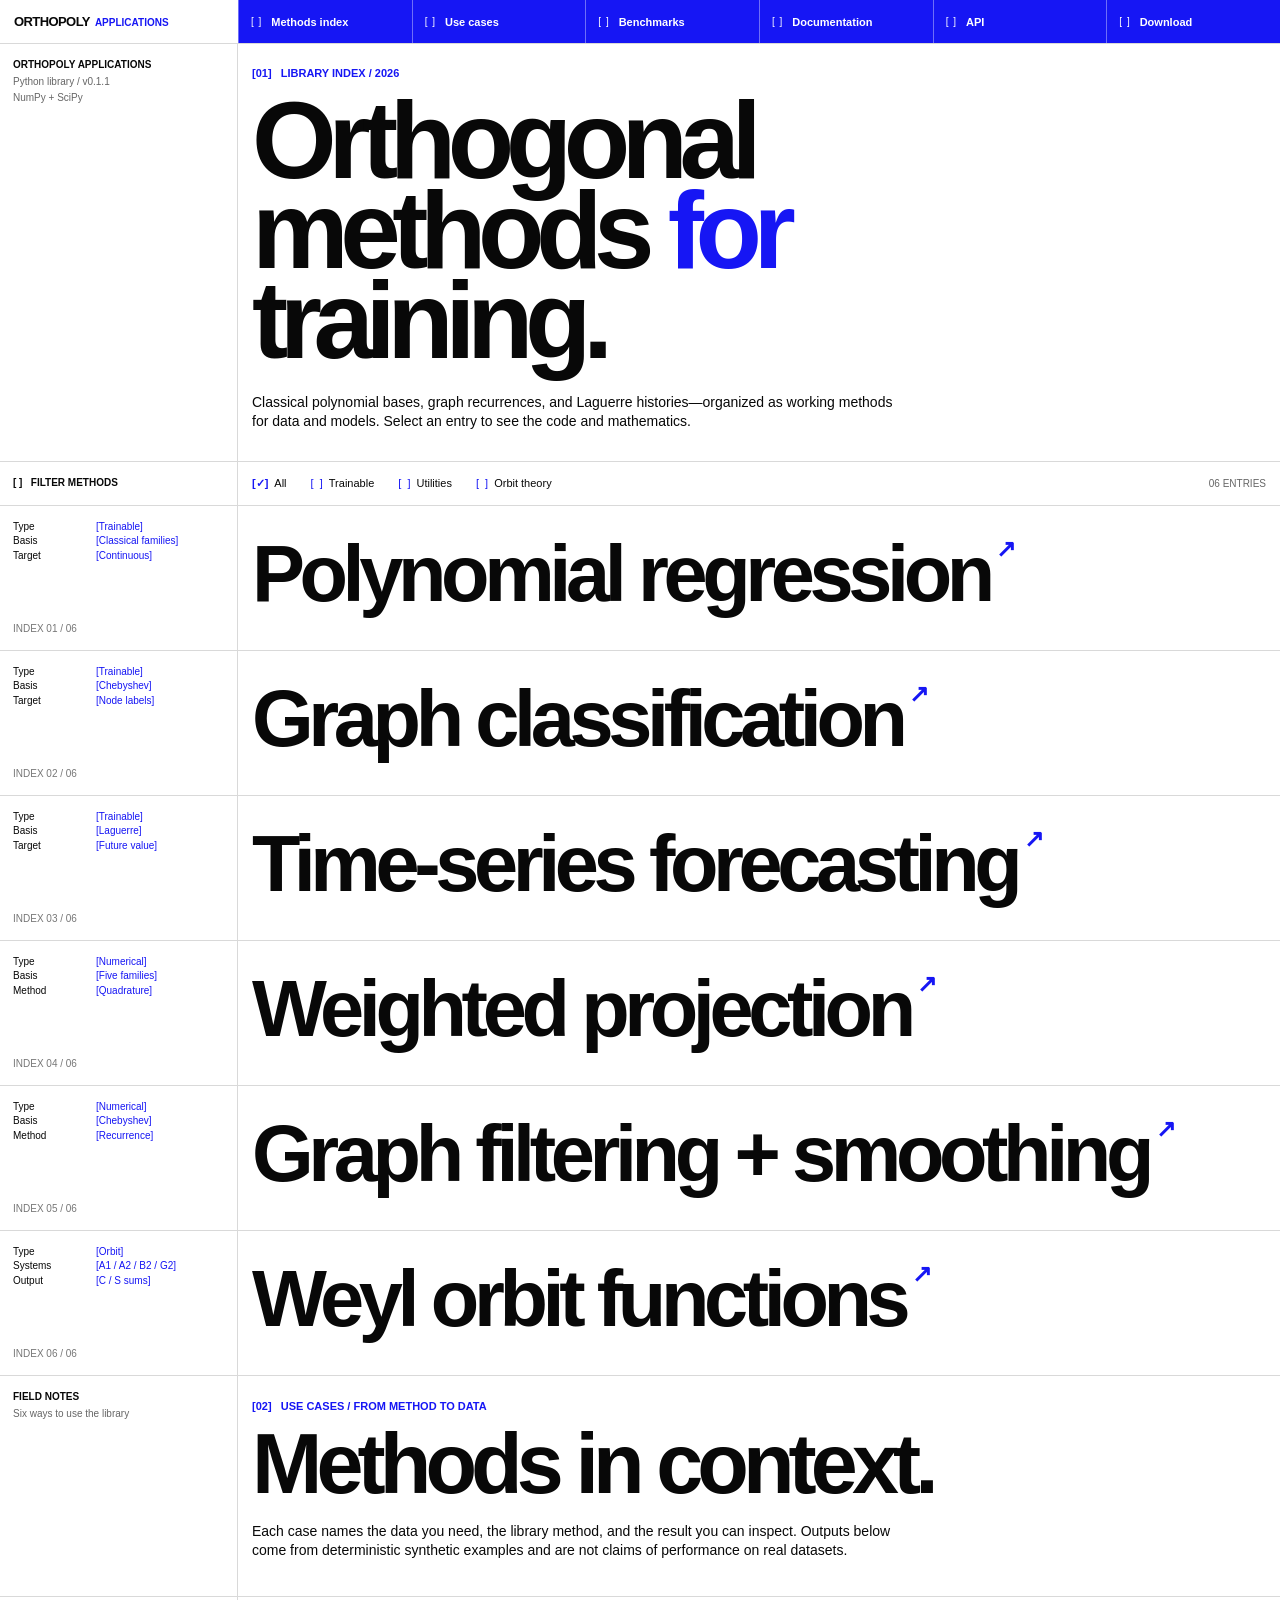
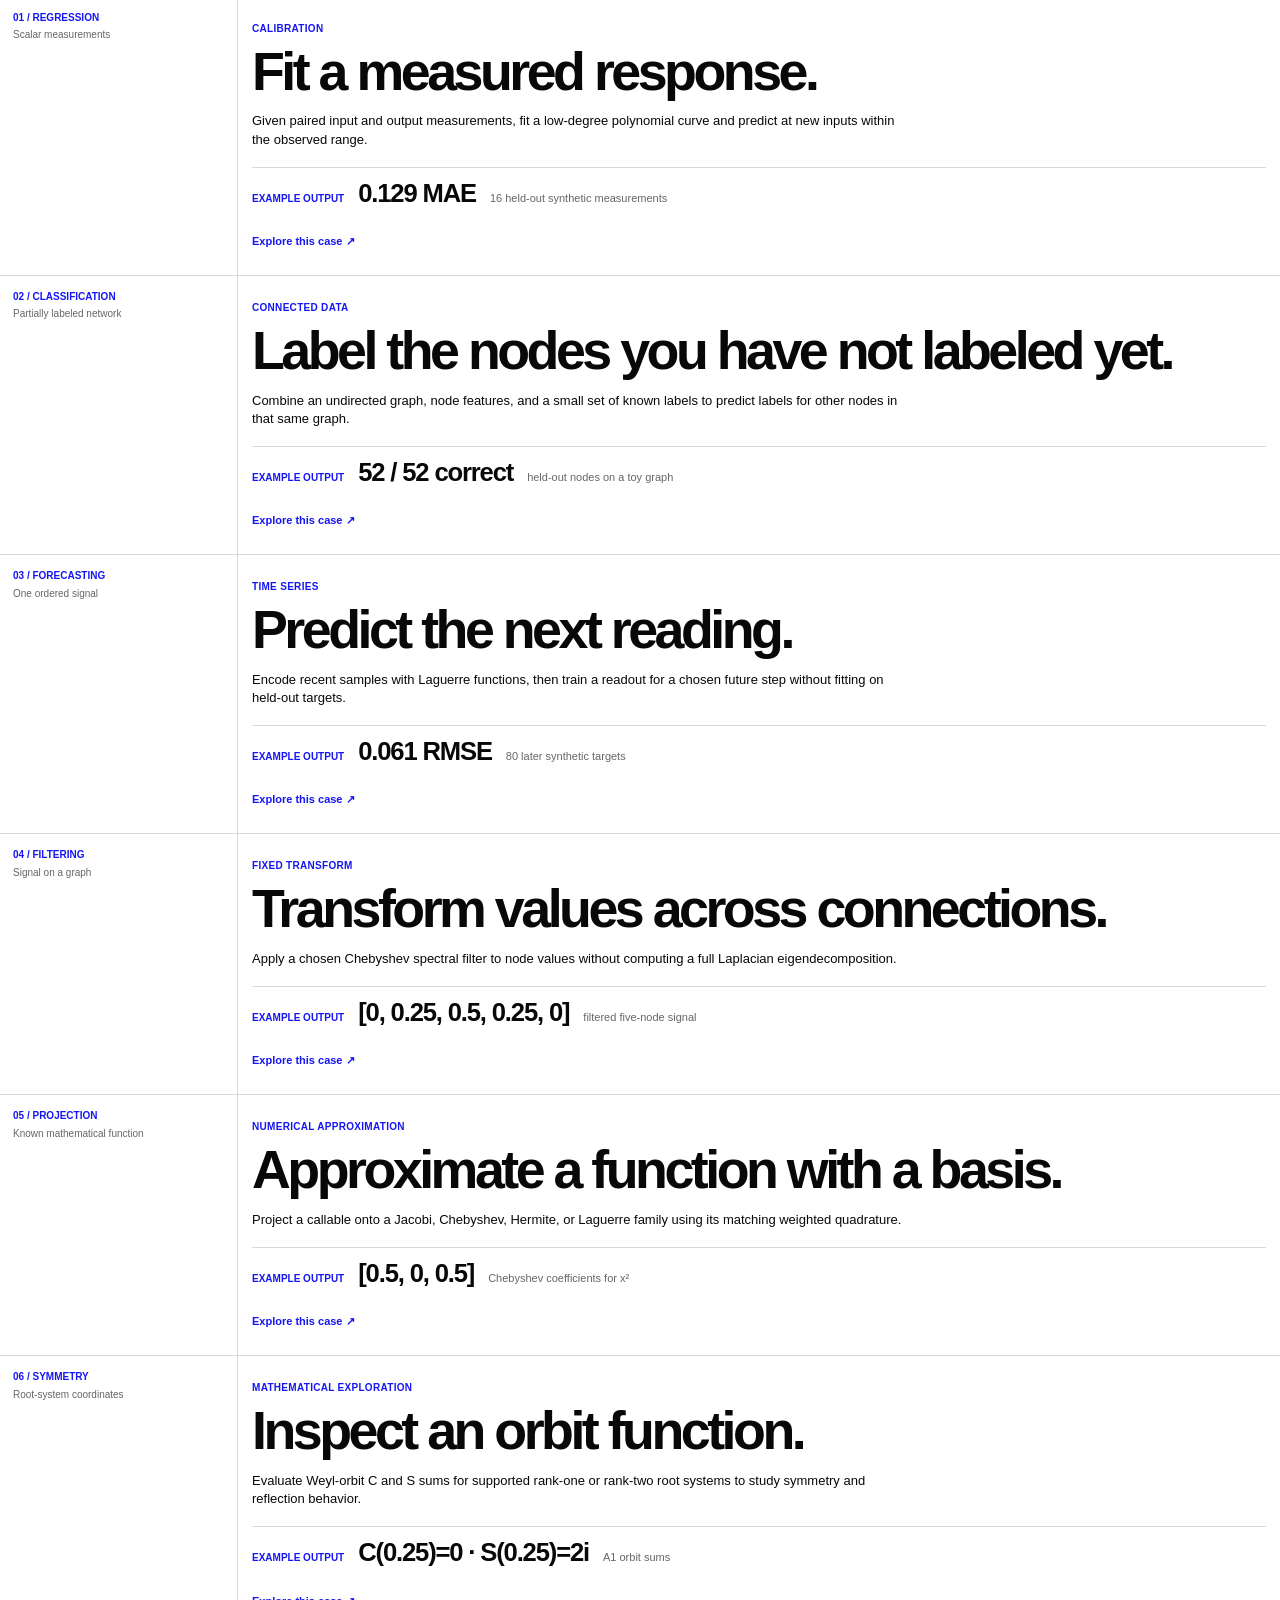
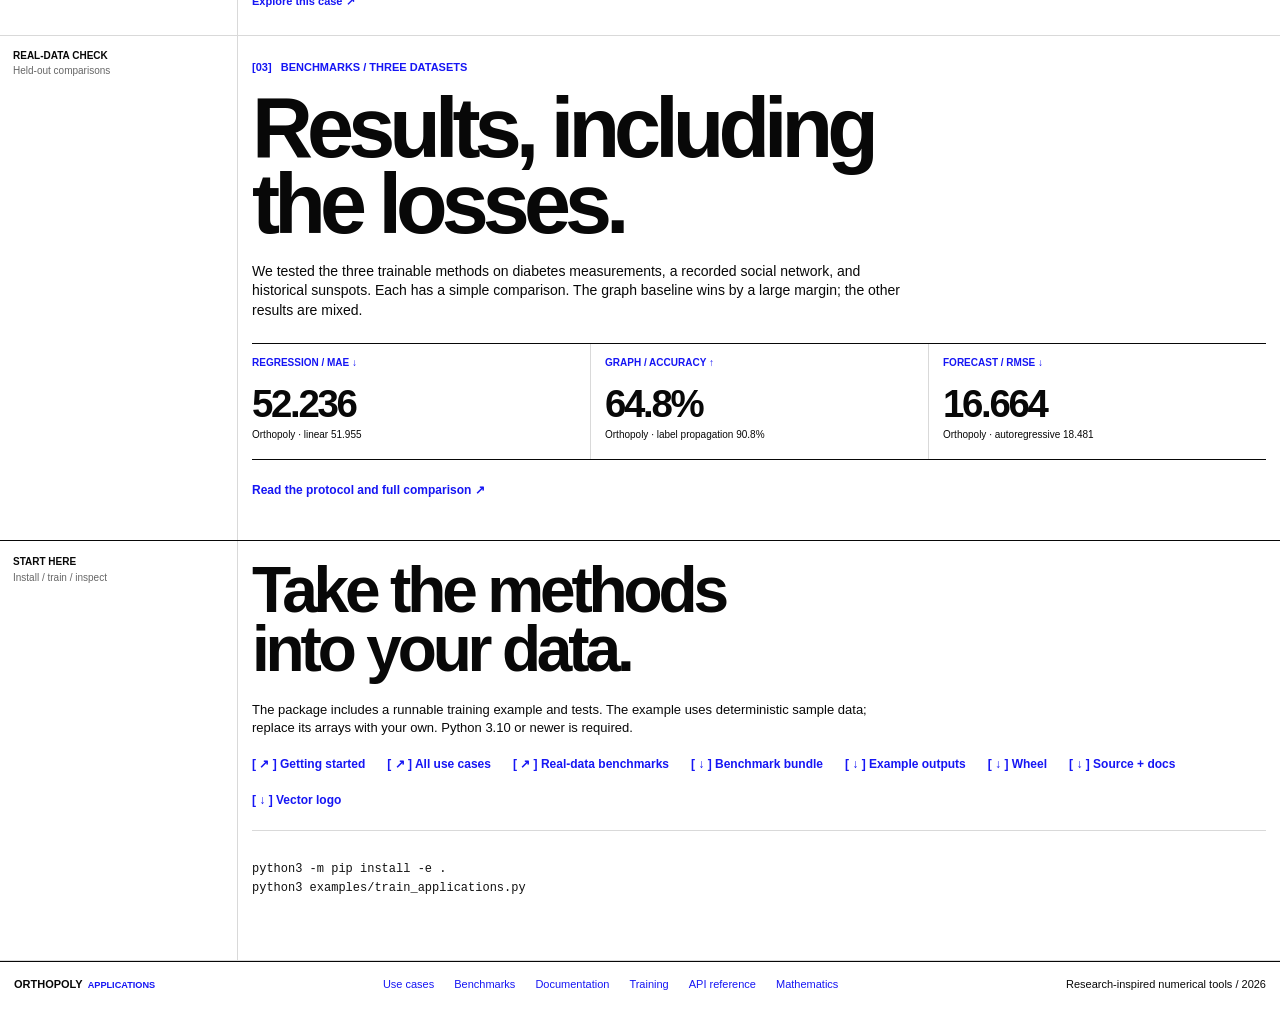
<file: index.html>
<!doctype html>
<html lang="en">
<head>
  <meta charset="utf-8"><meta name="viewport" content="width=device-width,initial-scale=1">
  <title>Orthopoly Applications — Methods index</title>
  <meta name="description" content="An index of trainable orthogonal-polynomial methods for regression, graph learning, and time-series forecasting, with practical use cases, Python documentation, and downloads.">
  <link rel="icon" type="image/svg+xml" href="assets/icon.svg"><link rel="stylesheet" href="assets/style.css?v=20261017-real-data">
</head>
<body>
  <a class="skip" href="#main">Skip to content</a>
  <header class="topbar"><div class="container topbar-inner">
    <a class="brand" href="index.html" aria-label="Orthopoly Applications home"><img src="assets/icon.svg" alt=""><span>Orthopoly<small>Applications</small></span></a>
    <button class="menu-button" type="button" data-menu aria-expanded="false" aria-controls="main-nav">Menu</button>
    <nav id="main-nav" class="nav" aria-label="Main navigation"><a href="#methods">Methods index</a><a href="#use-cases">Use cases</a><a href="docs/benchmarks.html">Benchmarks</a><a href="docs/index.html">Documentation</a><a href="docs/api.html">API</a><a class="nav-cta" href="downloads/orthopoly_applications-0.1.1-py3-none-any.whl" download>Download</a></nav>
  </div></header>
  <main id="main">
    <section class="archive-intro" aria-labelledby="intro-title"><div class="intro-side"><b>ORTHOPOLY APPLICATIONS</b><span>Python library / v0.1.1</span><span>NumPy + SciPy</span></div><div class="intro-main"><p class="small-line">[01] &nbsp; LIBRARY INDEX / 2026</p><h1 id="intro-title">Orthogonal<br>methods <span>for</span><br>training.</h1><p>Classical polynomial bases, graph recurrences, and Laguerre histories—organized as working methods for data and models. Select an entry to see the code and mathematics.</p></div></section>
    <section id="methods" aria-label="Methods index"><div class="filter-strip"><div class="filter-label">[ ] &nbsp; Filter methods</div><div class="filters" role="group" aria-label="Filter methods by type"><button type="button" data-filter="all" aria-pressed="true">All</button><button type="button" data-filter="trainable" aria-pressed="false">Trainable</button><button type="button" data-filter="utility" aria-pressed="false">Utilities</button><button type="button" data-filter="theory" aria-pressed="false">Orbit theory</button><span class="filter-count" id="filter-count" aria-live="polite">06 entries</span></div></div>
      <article class="archive-row" data-kind="trainable"><div class="row-side"><dl><dt>Type</dt><dd>[Trainable]</dd><dt>Basis</dt><dd>[Classical families]</dd><dt>Target</dt><dd>[Continuous]</dd></dl><span class="entry-number">INDEX 01 / 06</span></div><div class="row-main"><a href="docs/training.html#regression">Polynomial regression</a></div></article>
      <article class="archive-row" data-kind="trainable"><div class="row-side"><dl><dt>Type</dt><dd>[Trainable]</dd><dt>Basis</dt><dd>[Chebyshev]</dd><dt>Target</dt><dd>[Node labels]</dd></dl><span class="entry-number">INDEX 02 / 06</span></div><div class="row-main"><a href="docs/training.html#graph">Graph classification</a></div></article>
      <article class="archive-row" data-kind="trainable"><div class="row-side"><dl><dt>Type</dt><dd>[Trainable]</dd><dt>Basis</dt><dd>[Laguerre]</dd><dt>Target</dt><dd>[Future value]</dd></dl><span class="entry-number">INDEX 03 / 06</span></div><div class="row-main"><a href="docs/training.html#forecast">Time-series forecasting</a></div></article>
      <article class="archive-row" data-kind="utility"><div class="row-side"><dl><dt>Type</dt><dd>[Numerical]</dd><dt>Basis</dt><dd>[Five families]</dd><dt>Method</dt><dd>[Quadrature]</dd></dl><span class="entry-number">INDEX 04 / 06</span></div><div class="row-main"><a href="docs/api.html#basis">Weighted projection</a></div></article>
      <article class="archive-row" data-kind="utility"><div class="row-side"><dl><dt>Type</dt><dd>[Numerical]</dd><dt>Basis</dt><dd>[Chebyshev]</dd><dt>Method</dt><dd>[Recurrence]</dd></dl><span class="entry-number">INDEX 05 / 06</span></div><div class="row-main"><a href="docs/api.html#utilities">Graph filtering + smoothing</a></div></article>
      <article class="archive-row" data-kind="theory"><div class="row-side"><dl><dt>Type</dt><dd>[Orbit]</dd><dt>Systems</dt><dd>[A1 / A2 / B2 / G2]</dd><dt>Output</dt><dd>[C / S sums]</dd></dl><span class="entry-number">INDEX 06 / 06</span></div><div class="row-main"><a href="docs/methods.html#orbit">Weyl orbit functions</a></div></article>
    </section>
    <section id="use-cases" class="use-cases" aria-labelledby="cases-title">
      <div class="cases-heading"><div class="cases-side"><b>FIELD NOTES</b><span>Six ways to use the library</span></div><div class="cases-head-main"><p class="small-line">[02] &nbsp; USE CASES / FROM METHOD TO DATA</p><h2 id="cases-title">Methods in context.</h2><p>Each case names the data you need, the library method, and the result you can inspect. Outputs below come from deterministic synthetic examples and are not claims of performance on real datasets.</p></div></div>
      <article class="case-row"><div class="case-side"><b>01 / REGRESSION</b><span>Scalar measurements</span></div><div class="case-main"><span class="case-kicker">CALIBRATION</span><h3>Fit a measured response.</h3><p>Given paired input and output measurements, fit a low-degree polynomial curve and predict at new inputs within the observed range.</p><div class="case-result"><span>EXAMPLE OUTPUT</span><strong>0.129 MAE</strong><small>16 held-out synthetic measurements</small></div><a href="docs/use-cases.html#calibration">Explore this case ↗</a></div></article>
      <article class="case-row"><div class="case-side"><b>02 / CLASSIFICATION</b><span>Partially labeled network</span></div><div class="case-main"><span class="case-kicker">CONNECTED DATA</span><h3>Label the nodes you have not labeled yet.</h3><p>Combine an undirected graph, node features, and a small set of known labels to predict labels for other nodes in that same graph.</p><div class="case-result"><span>EXAMPLE OUTPUT</span><strong>52 / 52 correct</strong><small>held-out nodes on a toy graph</small></div><a href="docs/use-cases.html#node-labels">Explore this case ↗</a></div></article>
      <article class="case-row"><div class="case-side"><b>03 / FORECASTING</b><span>One ordered signal</span></div><div class="case-main"><span class="case-kicker">TIME SERIES</span><h3>Predict the next reading.</h3><p>Encode recent samples with Laguerre functions, then train a readout for a chosen future step without fitting on held-out targets.</p><div class="case-result"><span>EXAMPLE OUTPUT</span><strong>0.061 RMSE</strong><small>80 later synthetic targets</small></div><a href="docs/use-cases.html#forecasting">Explore this case ↗</a></div></article>
      <article class="case-row"><div class="case-side"><b>04 / FILTERING</b><span>Signal on a graph</span></div><div class="case-main"><span class="case-kicker">FIXED TRANSFORM</span><h3>Transform values across connections.</h3><p>Apply a chosen Chebyshev spectral filter to node values without computing a full Laplacian eigendecomposition.</p><div class="case-result"><span>EXAMPLE OUTPUT</span><strong>[0, 0.25, 0.5, 0.25, 0]</strong><small>filtered five-node signal</small></div><a href="docs/use-cases.html#graph-filter">Explore this case ↗</a></div></article>
      <article class="case-row"><div class="case-side"><b>05 / PROJECTION</b><span>Known mathematical function</span></div><div class="case-main"><span class="case-kicker">NUMERICAL APPROXIMATION</span><h3>Approximate a function with a basis.</h3><p>Project a callable onto a Jacobi, Chebyshev, Hermite, or Laguerre family using its matching weighted quadrature.</p><div class="case-result"><span>EXAMPLE OUTPUT</span><strong>[0.5, 0, 0.5]</strong><small>Chebyshev coefficients for x²</small></div><a href="docs/use-cases.html#projection">Explore this case ↗</a></div></article>
      <article class="case-row"><div class="case-side"><b>06 / SYMMETRY</b><span>Root-system coordinates</span></div><div class="case-main"><span class="case-kicker">MATHEMATICAL EXPLORATION</span><h3>Inspect an orbit function.</h3><p>Evaluate Weyl-orbit C and S sums for supported rank-one or rank-two root systems to study symmetry and reflection behavior.</p><div class="case-result"><span>EXAMPLE OUTPUT</span><strong>C(0.25)=0 · S(0.25)=2i</strong><small>A1 orbit sums</small></div><a href="docs/use-cases.html#symmetry">Explore this case ↗</a></div></article>
    </section>
    <section id="real-data" class="bench-home" aria-labelledby="real-data-title"><div class="bench-home-side"><b>REAL-DATA CHECK</b><span>Held-out comparisons</span></div><div class="bench-home-main"><p class="small-line">[03] &nbsp; BENCHMARKS / THREE DATASETS</p><h2 id="real-data-title">Results, including<br>the losses.</h2><p>We tested the three trainable methods on diabetes measurements, a recorded social network, and historical sunspots. Each has a simple comparison. The graph baseline wins by a large margin; the other results are mixed.</p><div class="bench-home-grid"><div><small>REGRESSION / MAE ↓</small><strong>52.236</strong><span>Orthopoly · linear 51.955</span></div><div><small>GRAPH / ACCURACY ↑</small><strong>64.8%</strong><span>Orthopoly · label propagation 90.8%</span></div><div><small>FORECAST / RMSE ↓</small><strong>16.664</strong><span>Orthopoly · autoregressive 18.481</span></div></div><a href="docs/benchmarks.html">Read the protocol and full comparison ↗</a></div></section>
    <section class="archive-close" aria-labelledby="start-title"><div class="close-side"><b>START HERE</b><span>Install / train / inspect</span></div><div class="close-main"><h2 id="start-title">Take the methods<br>into your data.</h2><p>The package includes a runnable training example and tests. The example uses deterministic sample data; replace its arrays with your own. Python 3.10 or newer is required.</p><div class="action-links"><a href="docs/index.html">[ ↗ ] Getting started</a><a href="docs/use-cases.html">[ ↗ ] All use cases</a><a href="docs/benchmarks.html">[ ↗ ] Real-data benchmarks</a><a href="downloads/real-data-benchmark-0.1.1.zip" download>[ ↓ ] Benchmark bundle</a><a href="downloads/use-case-outputs.json" download>[ ↓ ] Example outputs</a><a href="downloads/orthopoly_applications-0.1.1-py3-none-any.whl" download>[ ↓ ] Wheel</a><a href="downloads/orthopoly-applications-source-0.1.1.zip" download>[ ↓ ] Source + docs</a><a href="assets/logo.svg" download>[ ↓ ] Vector logo</a></div><pre><code>python3 -m pip install -e .
python3 examples/train_applications.py</code></pre></div></section>
  </main>
  <footer class="site-footer"><div class="container footer-grid"><div class="footer-brand">Orthopoly<small>Applications</small></div><div class="footer-links"><a href="docs/use-cases.html">Use cases</a><a href="docs/benchmarks.html">Benchmarks</a><a href="docs/index.html">Documentation</a><a href="docs/training.html">Training</a><a href="docs/api.html">API reference</a><a href="docs/methods.html">Mathematics</a></div><span>Research-inspired numerical tools / 2026</span></div></footer>
  <script src="assets/site.js" defer></script>
</body></html>
</file>
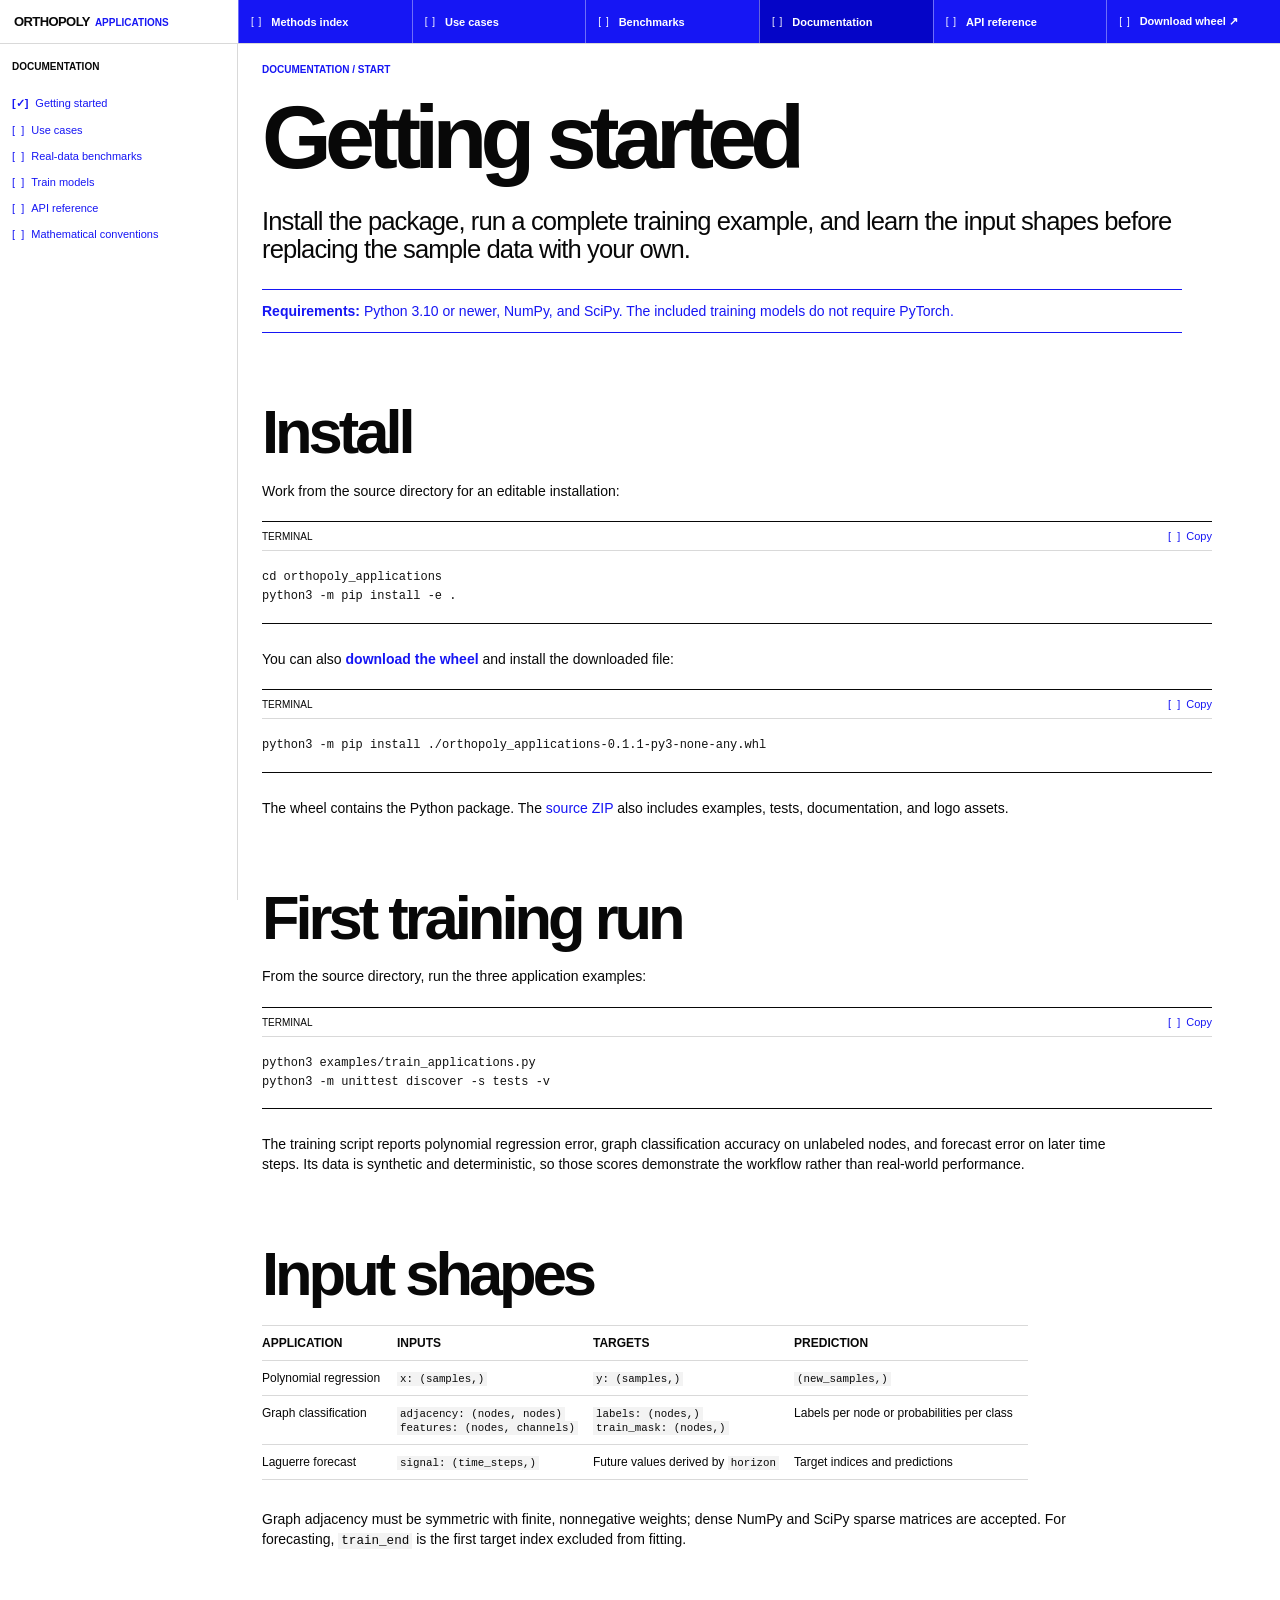
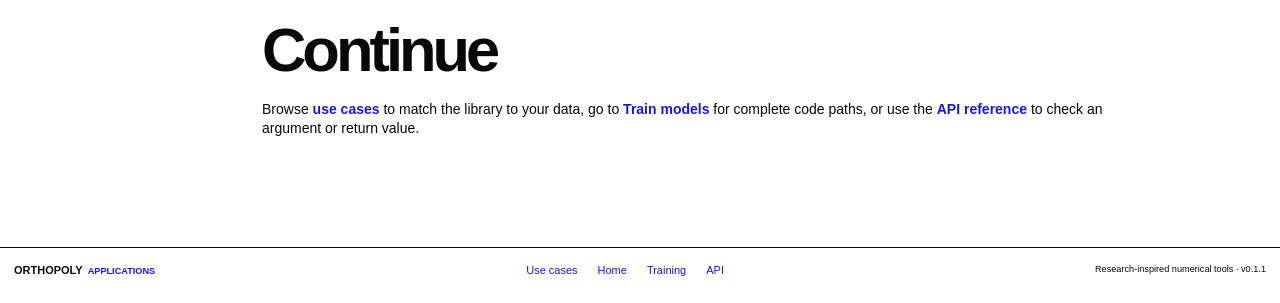
<file: docs/index.html>
<!doctype html><html lang="en"><head><meta charset="utf-8"><meta name="viewport" content="width=device-width,initial-scale=1"><title>Getting started · Orthopoly Applications</title><meta name="description" content="Install Orthopoly Applications and run your first training example."><link rel="icon" type="image/svg+xml" href="../assets/icon.svg"><link rel="stylesheet" href="../assets/style.css?v=20261017-real-data"></head><body>
<a class="skip" href="#main">Skip to content</a><header class="topbar"><div class="container topbar-inner"><a class="brand" href="../index.html" aria-label="Orthopoly Applications home"><img src="../assets/icon.svg" alt=""><span>Orthopoly<small>APPLICATIONS</small></span></a><button class="menu-button" type="button" data-menu aria-expanded="false" aria-controls="main-nav">Menu</button><nav id="main-nav" class="nav" aria-label="Main navigation"><a href="../index.html#methods">Methods index</a><a href="use-cases.html">Use cases</a><a href="benchmarks.html">Benchmarks</a><a href="index.html" aria-current="page">Documentation</a><a href="api.html">API reference</a><a class="nav-cta" href="../downloads/orthopoly_applications-0.1.1-py3-none-any.whl" download>Download wheel ↗</a></nav></div></header>
<main id="main" class="container docs-shell"><aside class="docs-sidebar" aria-label="Documentation pages"><div class="side-title">Documentation</div><a href="index.html" aria-current="page">Getting started</a><a href="use-cases.html">Use cases</a><a href="benchmarks.html">Real-data benchmarks</a><a href="training.html">Train models</a><a href="api.html">API reference</a><a href="methods.html">Mathematical conventions</a></aside><article class="docs-content"><div class="breadcrumb">Documentation / Start</div><h1>Getting started</h1><p class="docs-lede">Install the package, run a complete training example, and learn the input shapes before replacing the sample data with your own.</p>
<div class="callout"><strong>Requirements:</strong> Python 3.10 or newer, NumPy, and SciPy. The included training models do not require PyTorch.</div>
<h2 id="install">Install</h2><p>Work from the source directory for an editable installation:</p><div class="code-panel"><div class="code-top"><span>Terminal</span><button class="copy" type="button" data-copy="install-source">Copy</button></div><pre><code id="install-source">cd orthopoly_applications
python3 -m pip install -e .</code></pre></div><p>You can also <a href="../downloads/orthopoly_applications-0.1.1-py3-none-any.whl" download><strong>download the wheel</strong></a> and install the downloaded file:</p><div class="code-panel"><div class="code-top"><span>Terminal</span><button class="copy" type="button" data-copy="install-wheel">Copy</button></div><pre><code id="install-wheel">python3 -m pip install ./orthopoly_applications-0.1.1-py3-none-any.whl</code></pre></div><p>The wheel contains the Python package. The <a href="../downloads/orthopoly-applications-source-0.1.1.zip" download>source ZIP</a> also includes examples, tests, documentation, and logo assets.</p>
<h2 id="first-run">First training run</h2><p>From the source directory, run the three application examples:</p><div class="code-panel"><div class="code-top"><span>Terminal</span><button class="copy" type="button" data-copy="first-run-code">Copy</button></div><pre><code id="first-run-code">python3 examples/train_applications.py
python3 -m unittest discover -s tests -v</code></pre></div><p>The training script reports polynomial regression error, graph classification accuracy on unlabeled nodes, and forecast error on later time steps. Its data is synthetic and deterministic, so those scores demonstrate the workflow rather than real-world performance.</p>
<h2 id="shapes">Input shapes</h2><table><thead><tr><th>Application</th><th>Inputs</th><th>Targets</th><th>Prediction</th></tr></thead><tbody><tr><td>Polynomial regression</td><td><code>x: (samples,)</code></td><td><code>y: (samples,)</code></td><td><code>(new_samples,)</code></td></tr><tr><td>Graph classification</td><td><code>adjacency: (nodes, nodes)</code><br><code>features: (nodes, channels)</code></td><td><code>labels: (nodes,)</code><br><code>train_mask: (nodes,)</code></td><td>Labels per node or probabilities per class</td></tr><tr><td>Laguerre forecast</td><td><code>signal: (time_steps,)</code></td><td>Future values derived by <code>horizon</code></td><td>Target indices and predictions</td></tr></tbody></table><p>Graph adjacency must be symmetric with finite, nonnegative weights; dense NumPy and SciPy sparse matrices are accepted. For forecasting, <code>train_end</code> is the first target index excluded from fitting.</p>
<h2 id="next">Continue</h2><p>Browse <a href="use-cases.html"><strong>use cases</strong></a> to match the library to your data, go to <a href="training.html"><strong>Train models</strong></a> for complete code paths, or use the <a href="api.html"><strong>API reference</strong></a> to check an argument or return value.</p></article></main><footer class="site-footer"><div class="container footer-grid"><div class="footer-brand">Orthopoly<small>APPLICATIONS</small></div><div class="footer-links"><a href="use-cases.html">Use cases</a><a href="../index.html">Home</a><a href="training.html">Training</a><a href="api.html">API</a></div><small>Research-inspired numerical tools · v0.1.1</small></div></footer><script src="../assets/site.js" defer></script></body></html>
</file>
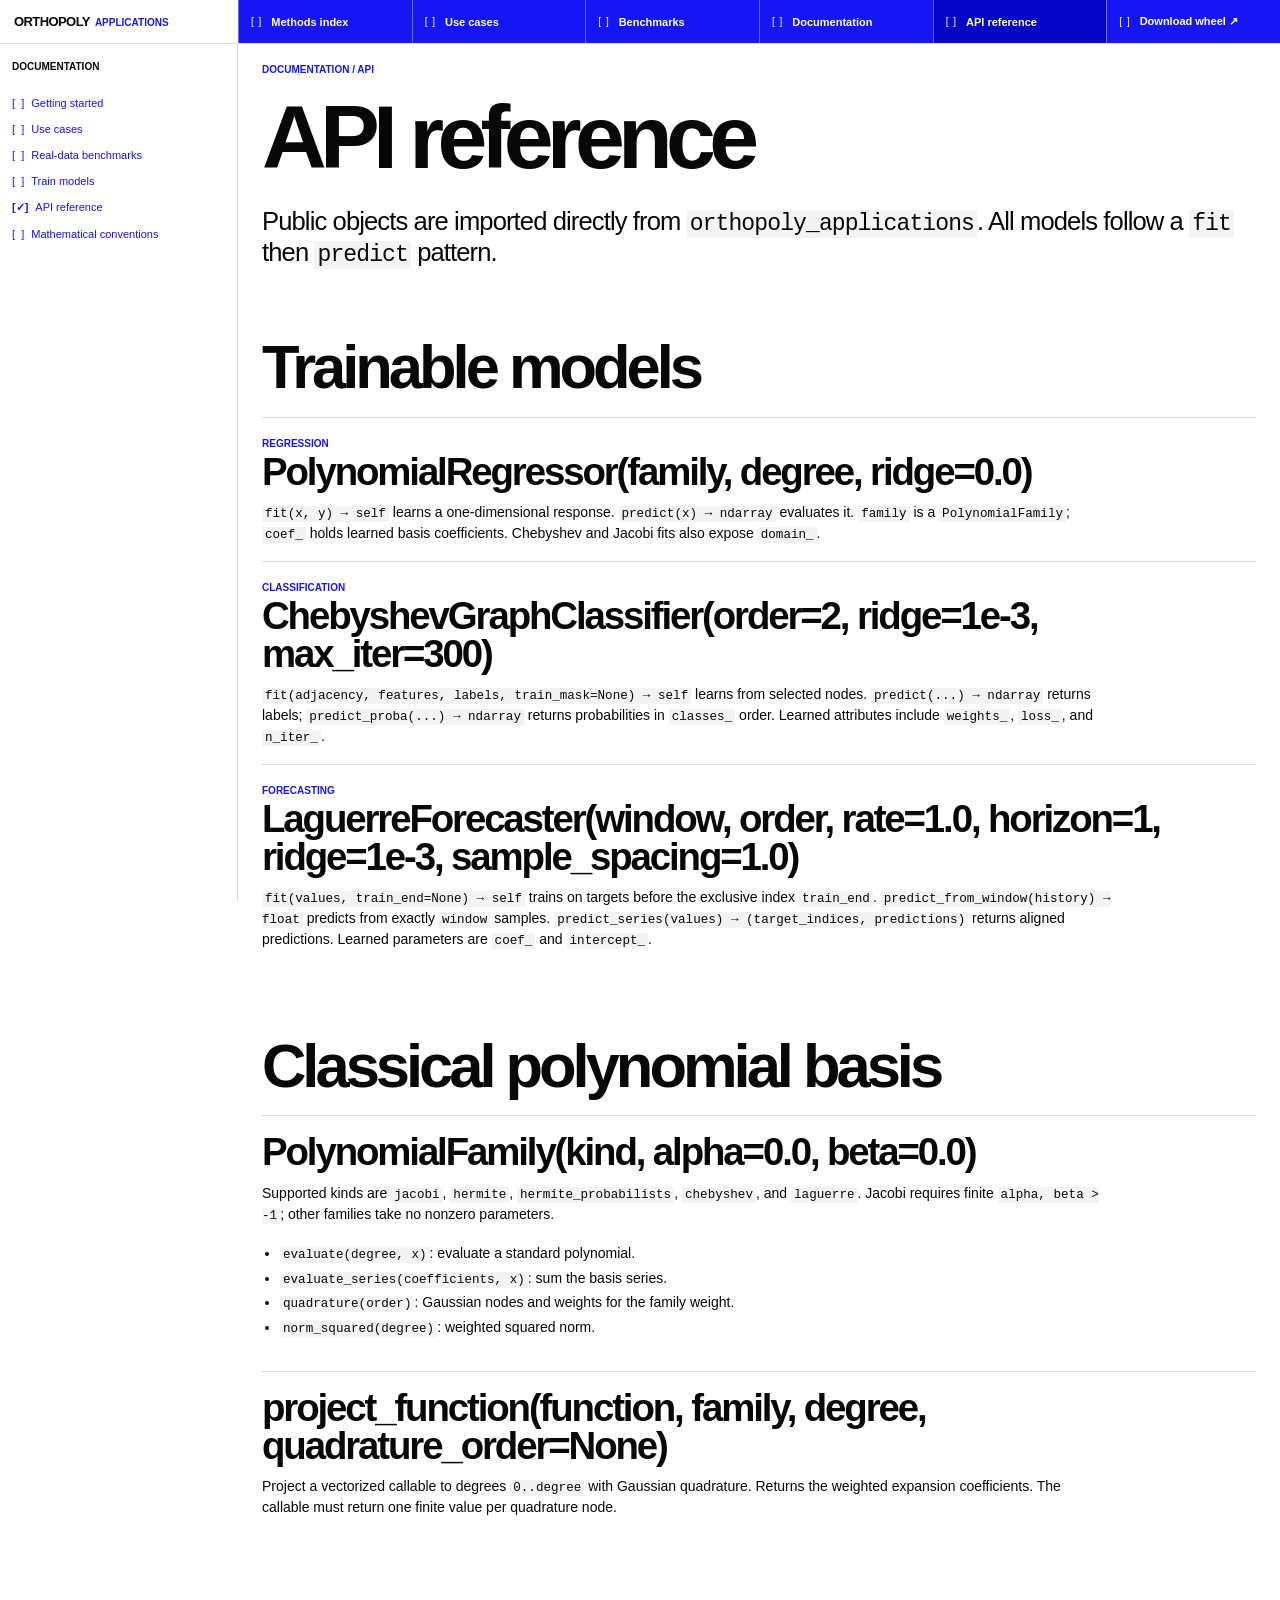
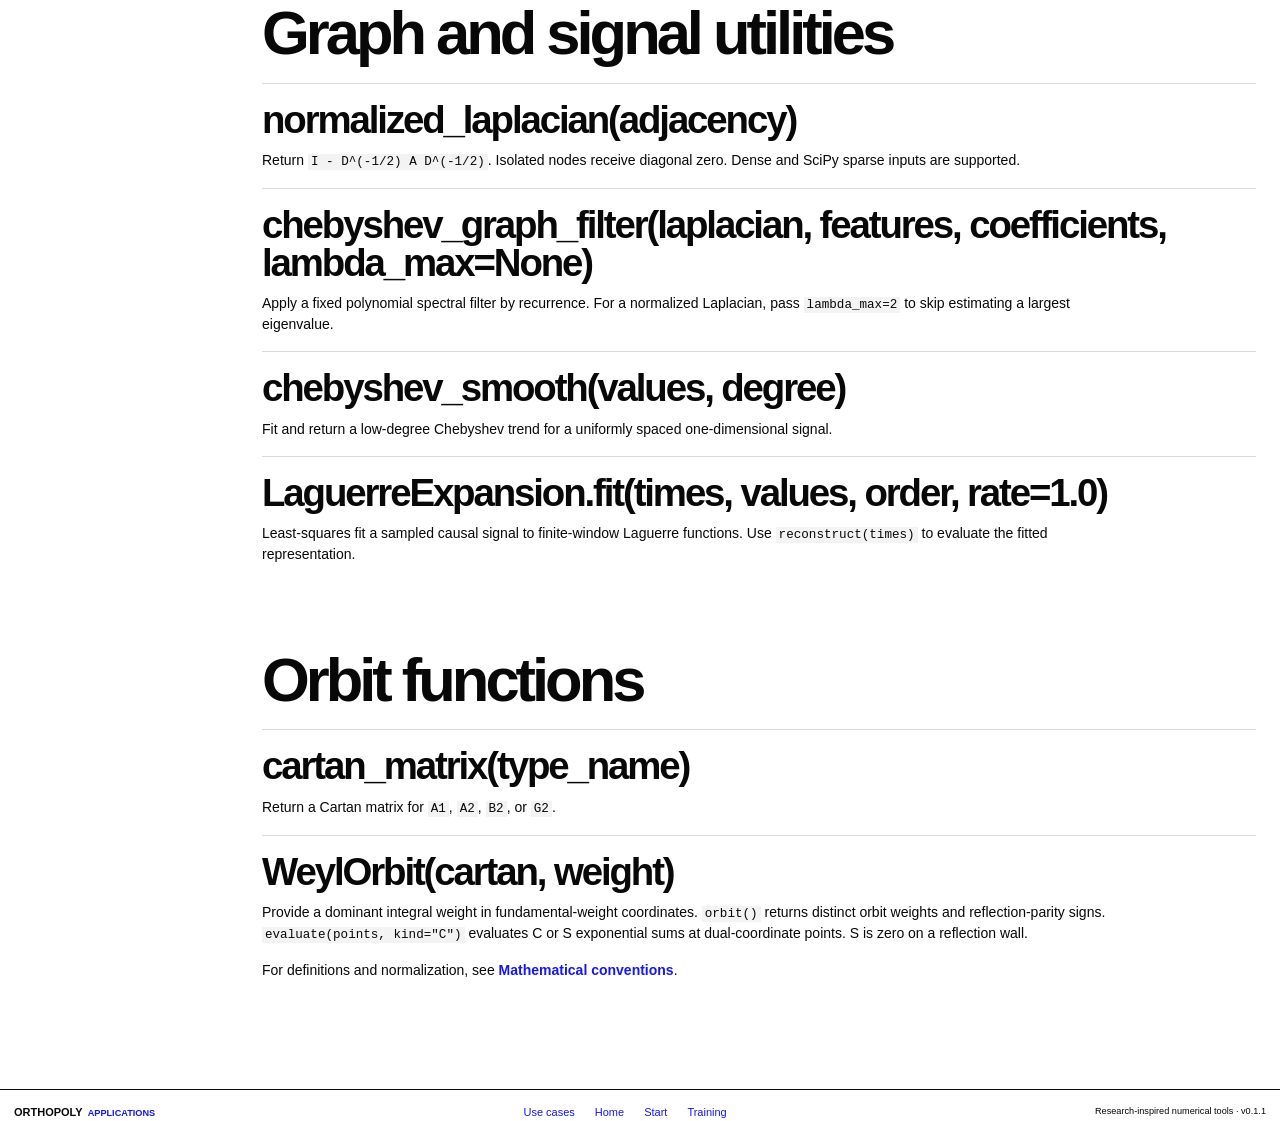
<file: docs/api.html>
<!doctype html><html lang="en"><head><meta charset="utf-8"><meta name="viewport" content="width=device-width,initial-scale=1"><title>API reference · Orthopoly Applications</title><meta name="description" content="Public Python API for Orthopoly Applications, including trainable models and mathematical utilities."><link rel="icon" type="image/svg+xml" href="../assets/icon.svg"><link rel="stylesheet" href="../assets/style.css?v=20261017-real-data"></head><body>
<a class="skip" href="#main">Skip to content</a><header class="topbar"><div class="container topbar-inner"><a class="brand" href="../index.html" aria-label="Orthopoly Applications home"><img src="../assets/icon.svg" alt=""><span>Orthopoly<small>APPLICATIONS</small></span></a><button class="menu-button" type="button" data-menu aria-expanded="false" aria-controls="main-nav">Menu</button><nav id="main-nav" class="nav" aria-label="Main navigation"><a href="../index.html#methods">Methods index</a><a href="use-cases.html">Use cases</a><a href="benchmarks.html">Benchmarks</a><a href="index.html">Documentation</a><a href="api.html" aria-current="page">API reference</a><a class="nav-cta" href="../downloads/orthopoly_applications-0.1.1-py3-none-any.whl" download>Download wheel ↗</a></nav></div></header>
<main id="main" class="container docs-shell"><aside class="docs-sidebar" aria-label="Documentation pages"><div class="side-title">Documentation</div><a href="index.html">Getting started</a><a href="use-cases.html">Use cases</a><a href="benchmarks.html">Real-data benchmarks</a><a href="training.html">Train models</a><a href="api.html" aria-current="page">API reference</a><a href="methods.html">Mathematical conventions</a></aside><article class="docs-content"><div class="breadcrumb">Documentation / API</div><h1>API reference</h1><p class="docs-lede">Public objects are imported directly from <code>orthopoly_applications</code>. All models follow a <code>fit</code> then <code>predict</code> pattern.</p>
<h2 id="models">Trainable models</h2><div class="api-entry"><span class="pill">Regression</span><h3>PolynomialRegressor(family, degree, ridge=0.0)</h3><p><code>fit(x, y) → self</code> learns a one-dimensional response. <code>predict(x) → ndarray</code> evaluates it. <code>family</code> is a <code>PolynomialFamily</code>; <code>coef_</code> holds learned basis coefficients. Chebyshev and Jacobi fits also expose <code>domain_</code>.</p></div><div class="api-entry"><span class="pill">Classification</span><h3>ChebyshevGraphClassifier(order=2, ridge=1e-3, max_iter=300)</h3><p><code>fit(adjacency, features, labels, train_mask=None) → self</code> learns from selected nodes. <code>predict(...) → ndarray</code> returns labels; <code>predict_proba(...) → ndarray</code> returns probabilities in <code>classes_</code> order. Learned attributes include <code>weights_</code>, <code>loss_</code>, and <code>n_iter_</code>.</p></div><div class="api-entry"><span class="pill">Forecasting</span><h3>LaguerreForecaster(window, order, rate=1.0, horizon=1, ridge=1e-3, sample_spacing=1.0)</h3><p><code>fit(values, train_end=None) → self</code> trains on targets before the exclusive index <code>train_end</code>. <code>predict_from_window(history) → float</code> predicts from exactly <code>window</code> samples. <code>predict_series(values) → (target_indices, predictions)</code> returns aligned predictions. Learned parameters are <code>coef_</code> and <code>intercept_</code>.</p></div>
<h2 id="basis">Classical polynomial basis</h2><div class="api-entry"><h3>PolynomialFamily(kind, alpha=0.0, beta=0.0)</h3><p>Supported kinds are <code>jacobi</code>, <code>hermite</code>, <code>hermite_probabilists</code>, <code>chebyshev</code>, and <code>laguerre</code>. Jacobi requires finite <code>alpha, beta &gt; -1</code>; other families take no nonzero parameters.</p><ul><li><code>evaluate(degree, x)</code>: evaluate a standard polynomial.</li><li><code>evaluate_series(coefficients, x)</code>: sum the basis series.</li><li><code>quadrature(order)</code>: Gaussian nodes and weights for the family weight.</li><li><code>norm_squared(degree)</code>: weighted squared norm.</li></ul></div><div class="api-entry"><h3>project_function(function, family, degree, quadrature_order=None)</h3><p>Project a vectorized callable to degrees <code>0..degree</code> with Gaussian quadrature. Returns the weighted expansion coefficients. The callable must return one finite value per quadrature node.</p></div>
<h2 id="utilities">Graph and signal utilities</h2><div class="api-entry"><h3>normalized_laplacian(adjacency)</h3><p>Return <code>I - D^(-1/2) A D^(-1/2)</code>. Isolated nodes receive diagonal zero. Dense and SciPy sparse inputs are supported.</p></div><div class="api-entry"><h3>chebyshev_graph_filter(laplacian, features, coefficients, lambda_max=None)</h3><p>Apply a fixed polynomial spectral filter by recurrence. For a normalized Laplacian, pass <code>lambda_max=2</code> to skip estimating a largest eigenvalue.</p></div><div class="api-entry"><h3>chebyshev_smooth(values, degree)</h3><p>Fit and return a low-degree Chebyshev trend for a uniformly spaced one-dimensional signal.</p></div><div class="api-entry"><h3>LaguerreExpansion.fit(times, values, order, rate=1.0)</h3><p>Least-squares fit a sampled causal signal to finite-window Laguerre functions. Use <code>reconstruct(times)</code> to evaluate the fitted representation.</p></div>
<h2 id="orbits">Orbit functions</h2><div class="api-entry"><h3>cartan_matrix(type_name)</h3><p>Return a Cartan matrix for <code>A1</code>, <code>A2</code>, <code>B2</code>, or <code>G2</code>.</p></div><div class="api-entry"><h3>WeylOrbit(cartan, weight)</h3><p>Provide a dominant integral weight in fundamental-weight coordinates. <code>orbit()</code> returns distinct orbit weights and reflection-parity signs. <code>evaluate(points, kind="C")</code> evaluates C or S exponential sums at dual-coordinate points. S is zero on a reflection wall.</p></div><p>For definitions and normalization, see <a href="methods.html"><strong>Mathematical conventions</strong></a>.</p></article></main><footer class="site-footer"><div class="container footer-grid"><div class="footer-brand">Orthopoly<small>APPLICATIONS</small></div><div class="footer-links"><a href="use-cases.html">Use cases</a><a href="../index.html">Home</a><a href="index.html">Start</a><a href="training.html">Training</a></div><small>Research-inspired numerical tools · v0.1.1</small></div></footer><script src="../assets/site.js" defer></script></body></html>
</file>
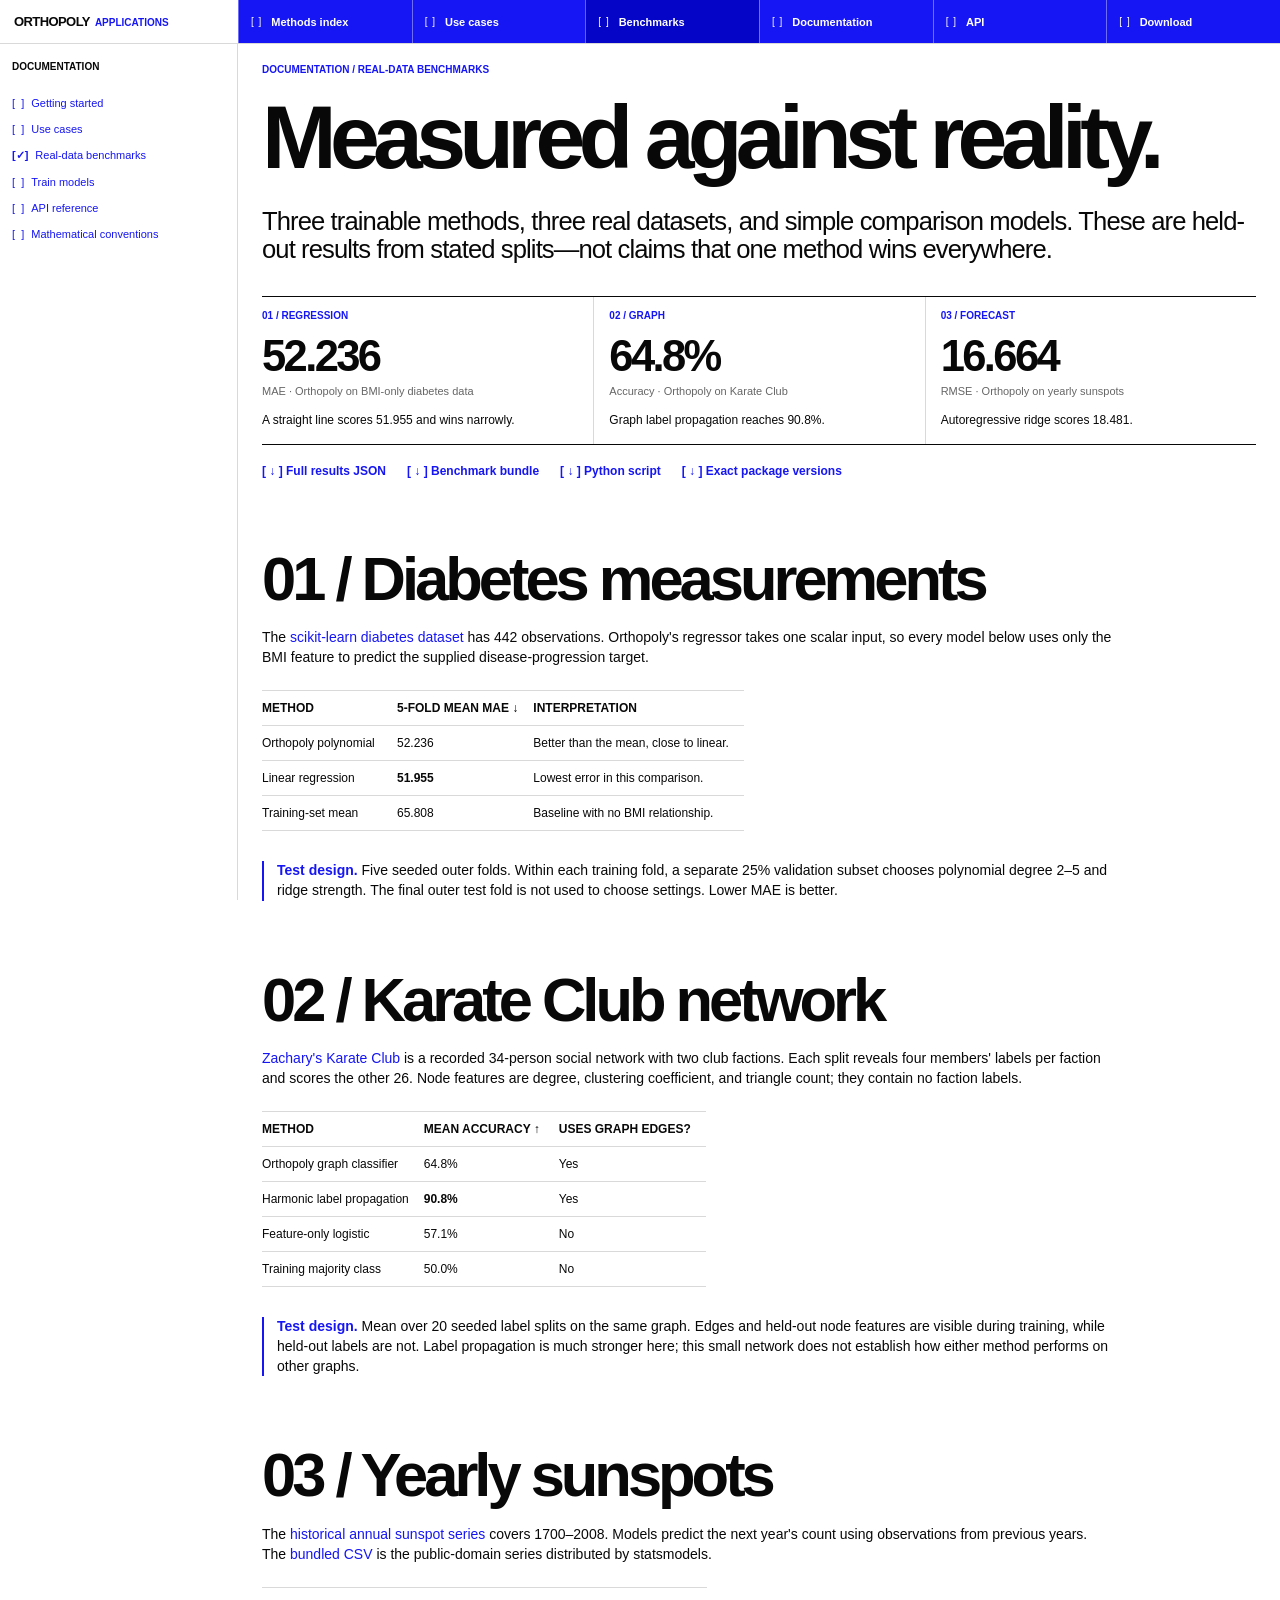
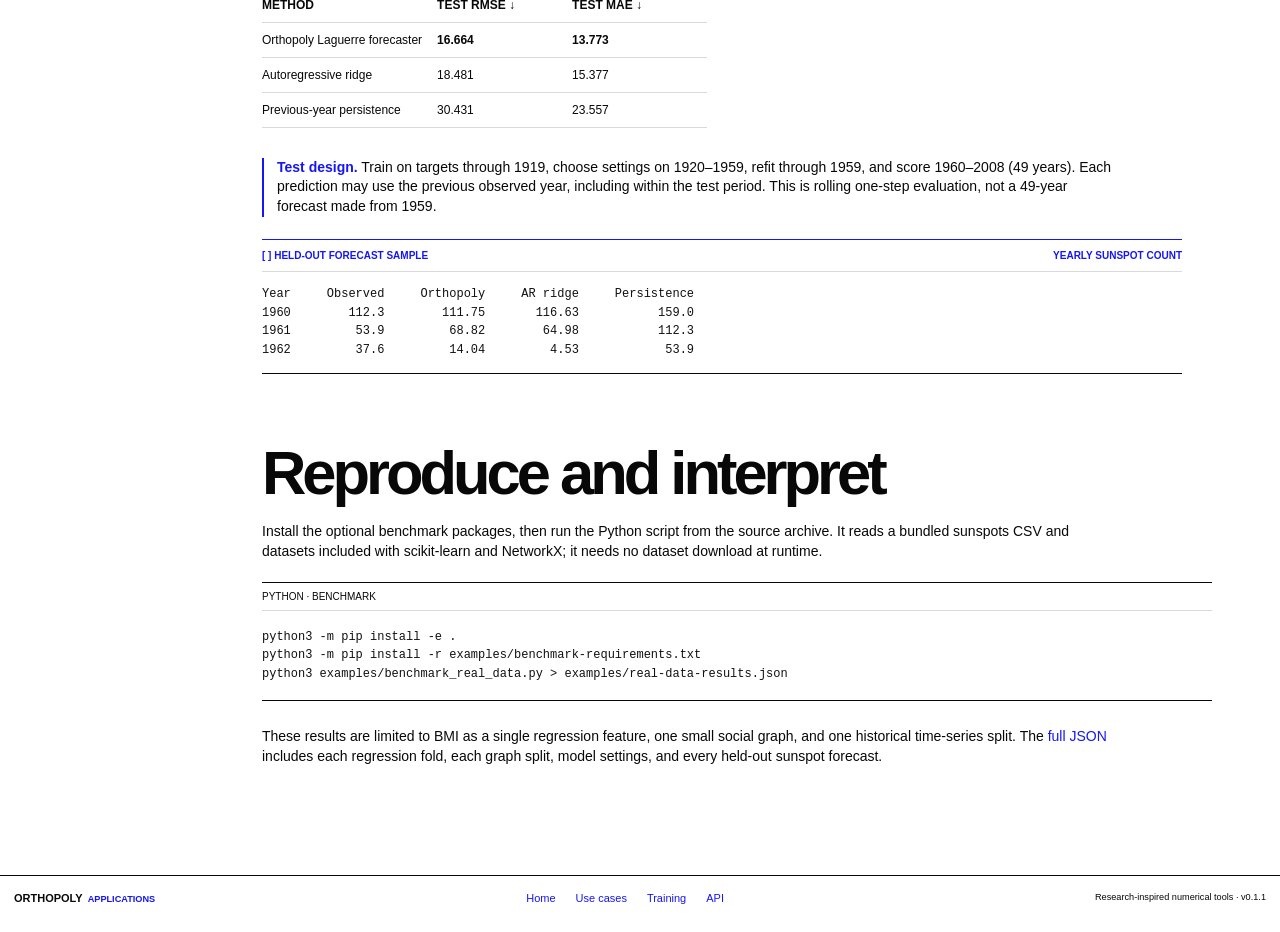
<file: docs/benchmarks.html>
<!doctype html>
<html lang="en">
<head><meta charset="utf-8"><meta name="viewport" content="width=device-width,initial-scale=1"><title>Real-data benchmarks · Orthopoly Applications</title><meta name="description" content="Held-out comparisons of Orthopoly Applications against simple baselines on diabetes measurements, Zachary's Karate Club network, and yearly sunspot counts."><link rel="icon" type="image/svg+xml" href="../assets/icon.svg"><link rel="stylesheet" href="../assets/style.css?v=20261017-real-data"></head>
<body>
<a class="skip" href="#main">Skip to content</a>
<header class="topbar"><div class="container topbar-inner"><a class="brand" href="../index.html" aria-label="Orthopoly Applications home"><img src="../assets/icon.svg" alt=""><span>Orthopoly<small>APPLICATIONS</small></span></a><button class="menu-button" type="button" data-menu aria-expanded="false" aria-controls="main-nav">Menu</button><nav id="main-nav" class="nav" aria-label="Main navigation"><a href="../index.html#methods">Methods index</a><a href="use-cases.html">Use cases</a><a href="benchmarks.html" aria-current="page">Benchmarks</a><a href="index.html">Documentation</a><a href="api.html">API</a><a class="nav-cta" href="../downloads/orthopoly_applications-0.1.1-py3-none-any.whl" download>Download</a></nav></div></header>
<main id="main" class="container docs-shell"><aside class="docs-sidebar" aria-label="Documentation pages"><div class="side-title">Documentation</div><a href="index.html">Getting started</a><a href="use-cases.html">Use cases</a><a href="benchmarks.html" aria-current="page">Real-data benchmarks</a><a href="training.html">Train models</a><a href="api.html">API reference</a><a href="methods.html">Mathematical conventions</a></aside><article class="docs-content"><div class="breadcrumb">Documentation / Real-data benchmarks</div><h1>Measured against reality.</h1><p class="docs-lede">Three trainable methods, three real datasets, and simple comparison models. These are held-out results from stated splits—not claims that one method wins everywhere.</p>
<div class="benchmark-summary" aria-label="Benchmark summary"><div><span>01 / REGRESSION</span><strong>52.236</strong><small>MAE · Orthopoly on BMI-only diabetes data</small><p>A straight line scores 51.955 and wins narrowly.</p></div><div><span>02 / GRAPH</span><strong>64.8%</strong><small>Accuracy · Orthopoly on Karate Club</small><p>Graph label propagation reaches 90.8%.</p></div><div><span>03 / FORECAST</span><strong>16.664</strong><small>RMSE · Orthopoly on yearly sunspots</small><p>Autoregressive ridge scores 18.481.</p></div></div>
<p class="benchmark-downloads"><a href="../downloads/real-data-results.json" download>[ ↓ ] Full results JSON</a><a href="../downloads/real-data-benchmark-0.1.1.zip" download>[ ↓ ] Benchmark bundle</a><a href="../downloads/benchmark_real_data.py" download>[ ↓ ] Python script</a><a href="../downloads/benchmark-requirements.txt" download>[ ↓ ] Exact package versions</a></p>

<h2 id="regression">01 / Diabetes measurements</h2><p>The <a href="https://scikit-learn.org/stable/modules/generated/sklearn.datasets.load_diabetes.html">scikit-learn diabetes dataset</a> has 442 observations. Orthopoly's regressor takes one scalar input, so every model below uses only the BMI feature to predict the supplied disease-progression target.</p><table class="benchmark-table"><thead><tr><th>Method</th><th>5-fold mean MAE ↓</th><th>Interpretation</th></tr></thead><tbody><tr><td>Orthopoly polynomial</td><td>52.236</td><td>Better than the mean, close to linear.</td></tr><tr><td>Linear regression</td><td><strong>51.955</strong></td><td>Lowest error in this comparison.</td></tr><tr><td>Training-set mean</td><td>65.808</td><td>Baseline with no BMI relationship.</td></tr></tbody></table><p class="benchmark-protocol"><strong>Test design.</strong> Five seeded outer folds. Within each training fold, a separate 25% validation subset chooses polynomial degree 2–5 and ridge strength. The final outer test fold is not used to choose settings. Lower MAE is better.</p>

<h2 id="graph">02 / Karate Club network</h2><p><a href="https://networkx.org/documentation/stable/reference/generated/networkx.generators.social.karate_club_graph.html">Zachary's Karate Club</a> is a recorded 34-person social network with two club factions. Each split reveals four members' labels per faction and scores the other 26. Node features are degree, clustering coefficient, and triangle count; they contain no faction labels.</p><table class="benchmark-table"><thead><tr><th>Method</th><th>Mean accuracy ↑</th><th>Uses graph edges?</th></tr></thead><tbody><tr><td>Orthopoly graph classifier</td><td>64.8%</td><td>Yes</td></tr><tr><td>Harmonic label propagation</td><td><strong>90.8%</strong></td><td>Yes</td></tr><tr><td>Feature-only logistic</td><td>57.1%</td><td>No</td></tr><tr><td>Training majority class</td><td>50.0%</td><td>No</td></tr></tbody></table><p class="benchmark-protocol"><strong>Test design.</strong> Mean over 20 seeded label splits on the same graph. Edges and held-out node features are visible during training, while held-out labels are not. Label propagation is much stronger here; this small network does not establish how either method performs on other graphs.</p>

<h2 id="forecast">03 / Yearly sunspots</h2><p>The <a href="https://www.statsmodels.org/v0.13.5/datasets/generated/sunspots.html">historical annual sunspot series</a> covers 1700–2008. Models predict the next year's count using observations from previous years. The <a href="../downloads/sunspots.csv" download>bundled CSV</a> is the public-domain series distributed by statsmodels.</p><table class="benchmark-table"><thead><tr><th>Method</th><th>Test RMSE ↓</th><th>Test MAE ↓</th></tr></thead><tbody><tr><td>Orthopoly Laguerre forecaster</td><td><strong>16.664</strong></td><td><strong>13.773</strong></td></tr><tr><td>Autoregressive ridge</td><td>18.481</td><td>15.377</td></tr><tr><td>Previous-year persistence</td><td>30.431</td><td>23.557</td></tr></tbody></table><p class="benchmark-protocol"><strong>Test design.</strong> Train on targets through 1919, choose settings on 1920–1959, refit through 1959, and score 1960–2008 (49 years). Each prediction may use the previous observed year, including within the test period. This is rolling one-step evaluation, not a 49-year forecast made from 1959.</p><div class="output-panel" aria-label="Sunspot forecast sample"><div class="output-panel-head"><span>[ ] HELD-OUT FORECAST SAMPLE</span><span>YEARLY SUNSPOT COUNT</span></div><pre><code>Year     Observed     Orthopoly     AR ridge     Persistence
1960        112.3        111.75       116.63           159.0
1961         53.9         68.82        64.98           112.3
1962         37.6         14.04         4.53            53.9</code></pre></div>

<h2 id="reproduce">Reproduce and interpret</h2><p>Install the optional benchmark packages, then run the Python script from the source archive. It reads a bundled sunspots CSV and datasets included with scikit-learn and NetworkX; it needs no dataset download at runtime.</p><div class="code-panel"><div class="code-top"><span>Python · benchmark</span></div><pre><code>python3 -m pip install -e .
python3 -m pip install -r examples/benchmark-requirements.txt
python3 examples/benchmark_real_data.py &gt; examples/real-data-results.json</code></pre></div><p>These results are limited to BMI as a single regression feature, one small social graph, and one historical time-series split. The <a href="../downloads/real-data-results.json">full JSON</a> includes each regression fold, each graph split, model settings, and every held-out sunspot forecast.</p>
</article></main>
<footer class="site-footer"><div class="container footer-grid"><div class="footer-brand">Orthopoly<small>APPLICATIONS</small></div><div class="footer-links"><a href="../index.html">Home</a><a href="use-cases.html">Use cases</a><a href="training.html">Training</a><a href="api.html">API</a></div><small>Research-inspired numerical tools · v0.1.1</small></div></footer><script src="../assets/site.js" defer></script>
</body></html>
</file>
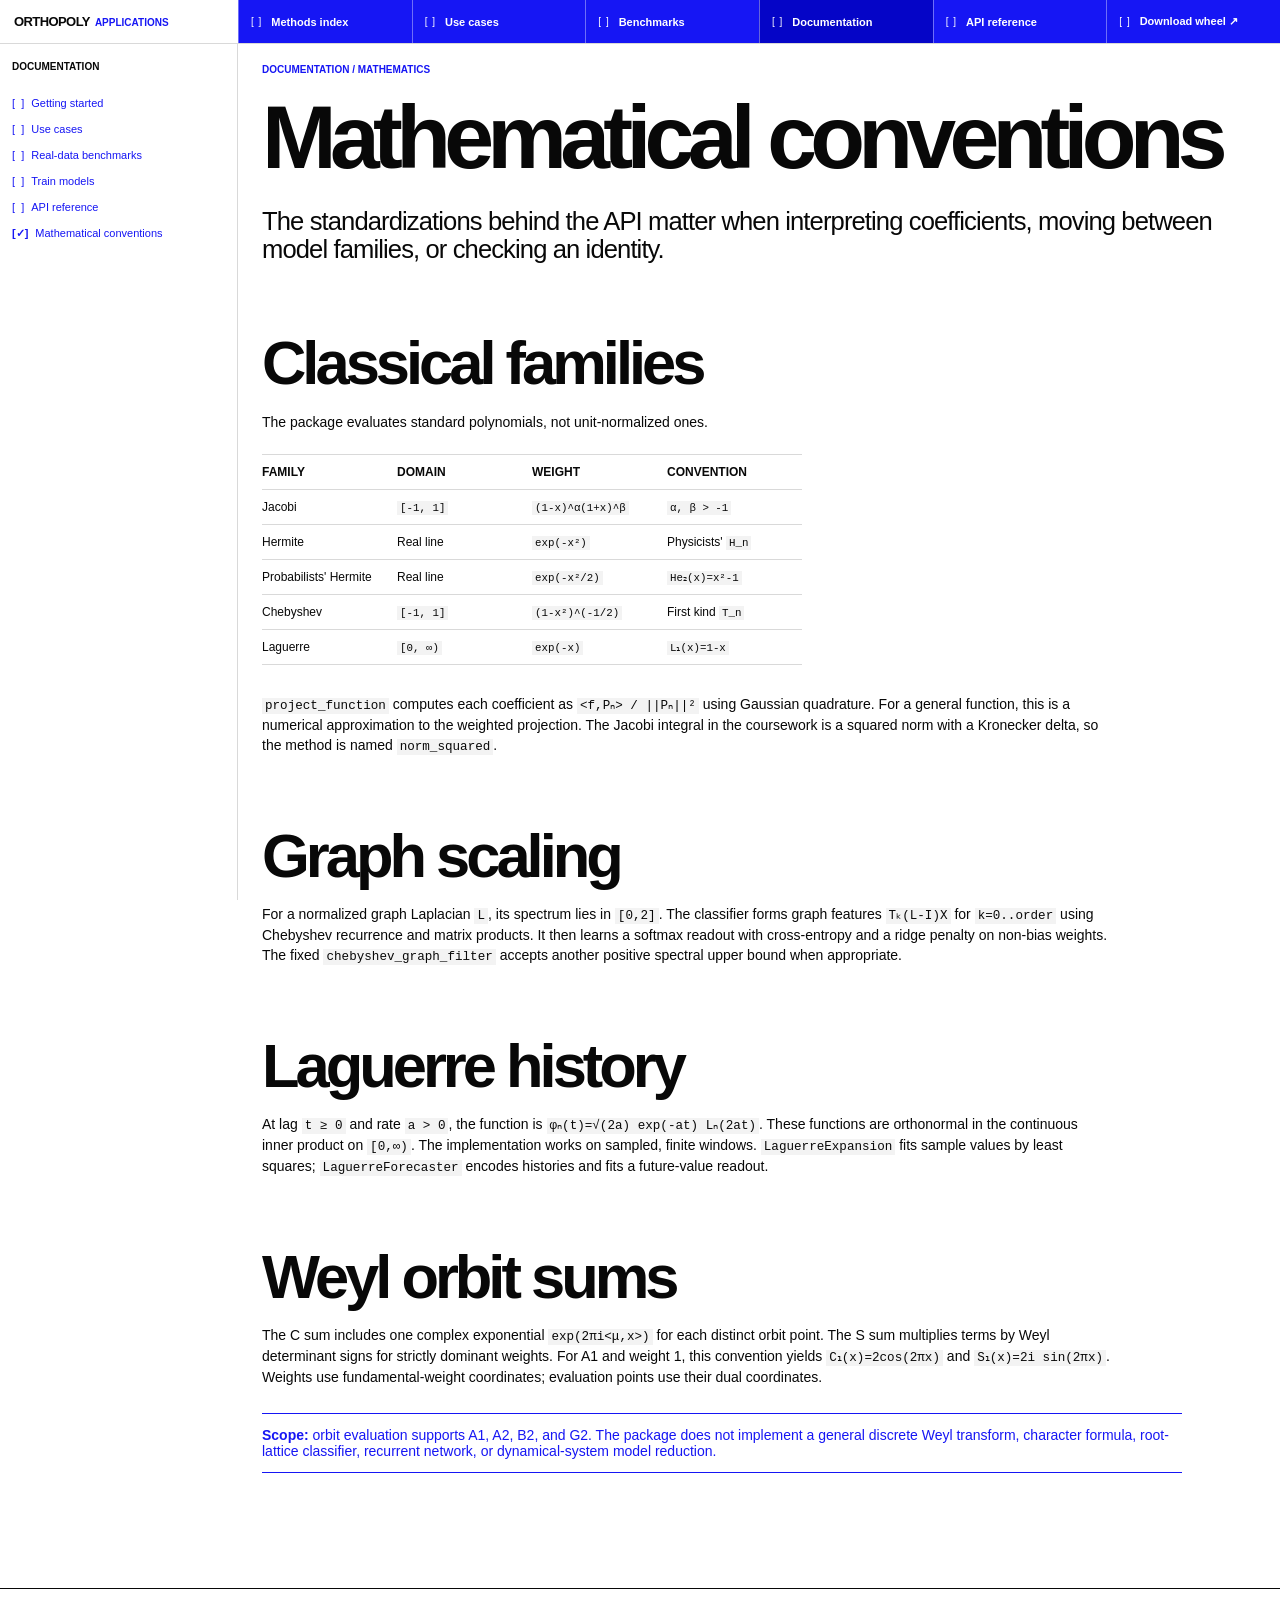
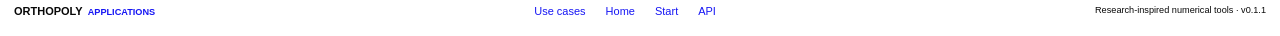
<file: docs/methods.html>
<!doctype html><html lang="en"><head><meta charset="utf-8"><meta name="viewport" content="width=device-width,initial-scale=1"><title>Mathematical conventions · Orthopoly Applications</title><meta name="description" content="Weights, normalizations, graph scaling, Laguerre functions, and orbit coordinates used by Orthopoly Applications."><link rel="icon" type="image/svg+xml" href="../assets/icon.svg"><link rel="stylesheet" href="../assets/style.css?v=20261017-real-data"></head><body>
<a class="skip" href="#main">Skip to content</a><header class="topbar"><div class="container topbar-inner"><a class="brand" href="../index.html" aria-label="Orthopoly Applications home"><img src="../assets/icon.svg" alt=""><span>Orthopoly<small>APPLICATIONS</small></span></a><button class="menu-button" type="button" data-menu aria-expanded="false" aria-controls="main-nav">Menu</button><nav id="main-nav" class="nav" aria-label="Main navigation"><a href="../index.html#methods">Methods index</a><a href="use-cases.html">Use cases</a><a href="benchmarks.html">Benchmarks</a><a href="index.html" aria-current="page">Documentation</a><a href="api.html">API reference</a><a class="nav-cta" href="../downloads/orthopoly_applications-0.1.1-py3-none-any.whl" download>Download wheel ↗</a></nav></div></header>
<main id="main" class="container docs-shell"><aside class="docs-sidebar" aria-label="Documentation pages"><div class="side-title">Documentation</div><a href="index.html">Getting started</a><a href="use-cases.html">Use cases</a><a href="benchmarks.html">Real-data benchmarks</a><a href="training.html">Train models</a><a href="api.html">API reference</a><a href="methods.html" aria-current="page">Mathematical conventions</a></aside><article class="docs-content"><div class="breadcrumb">Documentation / Mathematics</div><h1>Mathematical conventions</h1><p class="docs-lede">The standardizations behind the API matter when interpreting coefficients, moving between model families, or checking an identity.</p>
<h2 id="families">Classical families</h2><p>The package evaluates standard polynomials, not unit-normalized ones.</p><table><thead><tr><th>Family</th><th>Domain</th><th>Weight</th><th>Convention</th></tr></thead><tbody><tr><td>Jacobi</td><td><code>[-1, 1]</code></td><td><code>(1-x)^α(1+x)^β</code></td><td><code>α, β &gt; -1</code></td></tr><tr><td>Hermite</td><td>Real line</td><td><code>exp(-x²)</code></td><td>Physicists' <code>H_n</code></td></tr><tr><td>Probabilists' Hermite</td><td>Real line</td><td><code>exp(-x²/2)</code></td><td><code>He₂(x)=x²-1</code></td></tr><tr><td>Chebyshev</td><td><code>[-1, 1]</code></td><td><code>(1-x²)^(-1/2)</code></td><td>First kind <code>T_n</code></td></tr><tr><td>Laguerre</td><td><code>[0, ∞)</code></td><td><code>exp(-x)</code></td><td><code>L₁(x)=1-x</code></td></tr></tbody></table><p><code>project_function</code> computes each coefficient as <code>&lt;f,Pₙ&gt; / ||Pₙ||²</code> using Gaussian quadrature. For a general function, this is a numerical approximation to the weighted projection. The Jacobi integral in the coursework is a squared norm with a Kronecker delta, so the method is named <code>norm_squared</code>.</p>
<h2 id="graph">Graph scaling</h2><p>For a normalized graph Laplacian <code>L</code>, its spectrum lies in <code>[0,2]</code>. The classifier forms graph features <code>Tₖ(L-I)X</code> for <code>k=0..order</code> using Chebyshev recurrence and matrix products. It then learns a softmax readout with cross-entropy and a ridge penalty on non-bias weights. The fixed <code>chebyshev_graph_filter</code> accepts another positive spectral upper bound when appropriate.</p>
<h2 id="laguerre">Laguerre history</h2><p>At lag <code>t ≥ 0</code> and rate <code>a &gt; 0</code>, the function is <code>φₙ(t)=√(2a) exp(-at) Lₙ(2at)</code>. These functions are orthonormal in the continuous inner product on <code>[0,∞)</code>. The implementation works on sampled, finite windows. <code>LaguerreExpansion</code> fits sample values by least squares; <code>LaguerreForecaster</code> encodes histories and fits a future-value readout.</p>
<h2 id="orbit">Weyl orbit sums</h2><p>The C sum includes one complex exponential <code>exp(2πi&lt;μ,x&gt;)</code> for each distinct orbit point. The S sum multiplies terms by Weyl determinant signs for strictly dominant weights. For A1 and weight 1, this convention yields <code>C₁(x)=2cos(2πx)</code> and <code>S₁(x)=2i sin(2πx)</code>. Weights use fundamental-weight coordinates; evaluation points use their dual coordinates.</p><div class="callout"><strong>Scope:</strong> orbit evaluation supports A1, A2, B2, and G2. The package does not implement a general discrete Weyl transform, character formula, root-lattice classifier, recurrent network, or dynamical-system model reduction.</div></article></main><footer class="site-footer"><div class="container footer-grid"><div class="footer-brand">Orthopoly<small>APPLICATIONS</small></div><div class="footer-links"><a href="use-cases.html">Use cases</a><a href="../index.html">Home</a><a href="index.html">Start</a><a href="api.html">API</a></div><small>Research-inspired numerical tools · v0.1.1</small></div></footer><script src="../assets/site.js" defer></script></body></html>
</file>
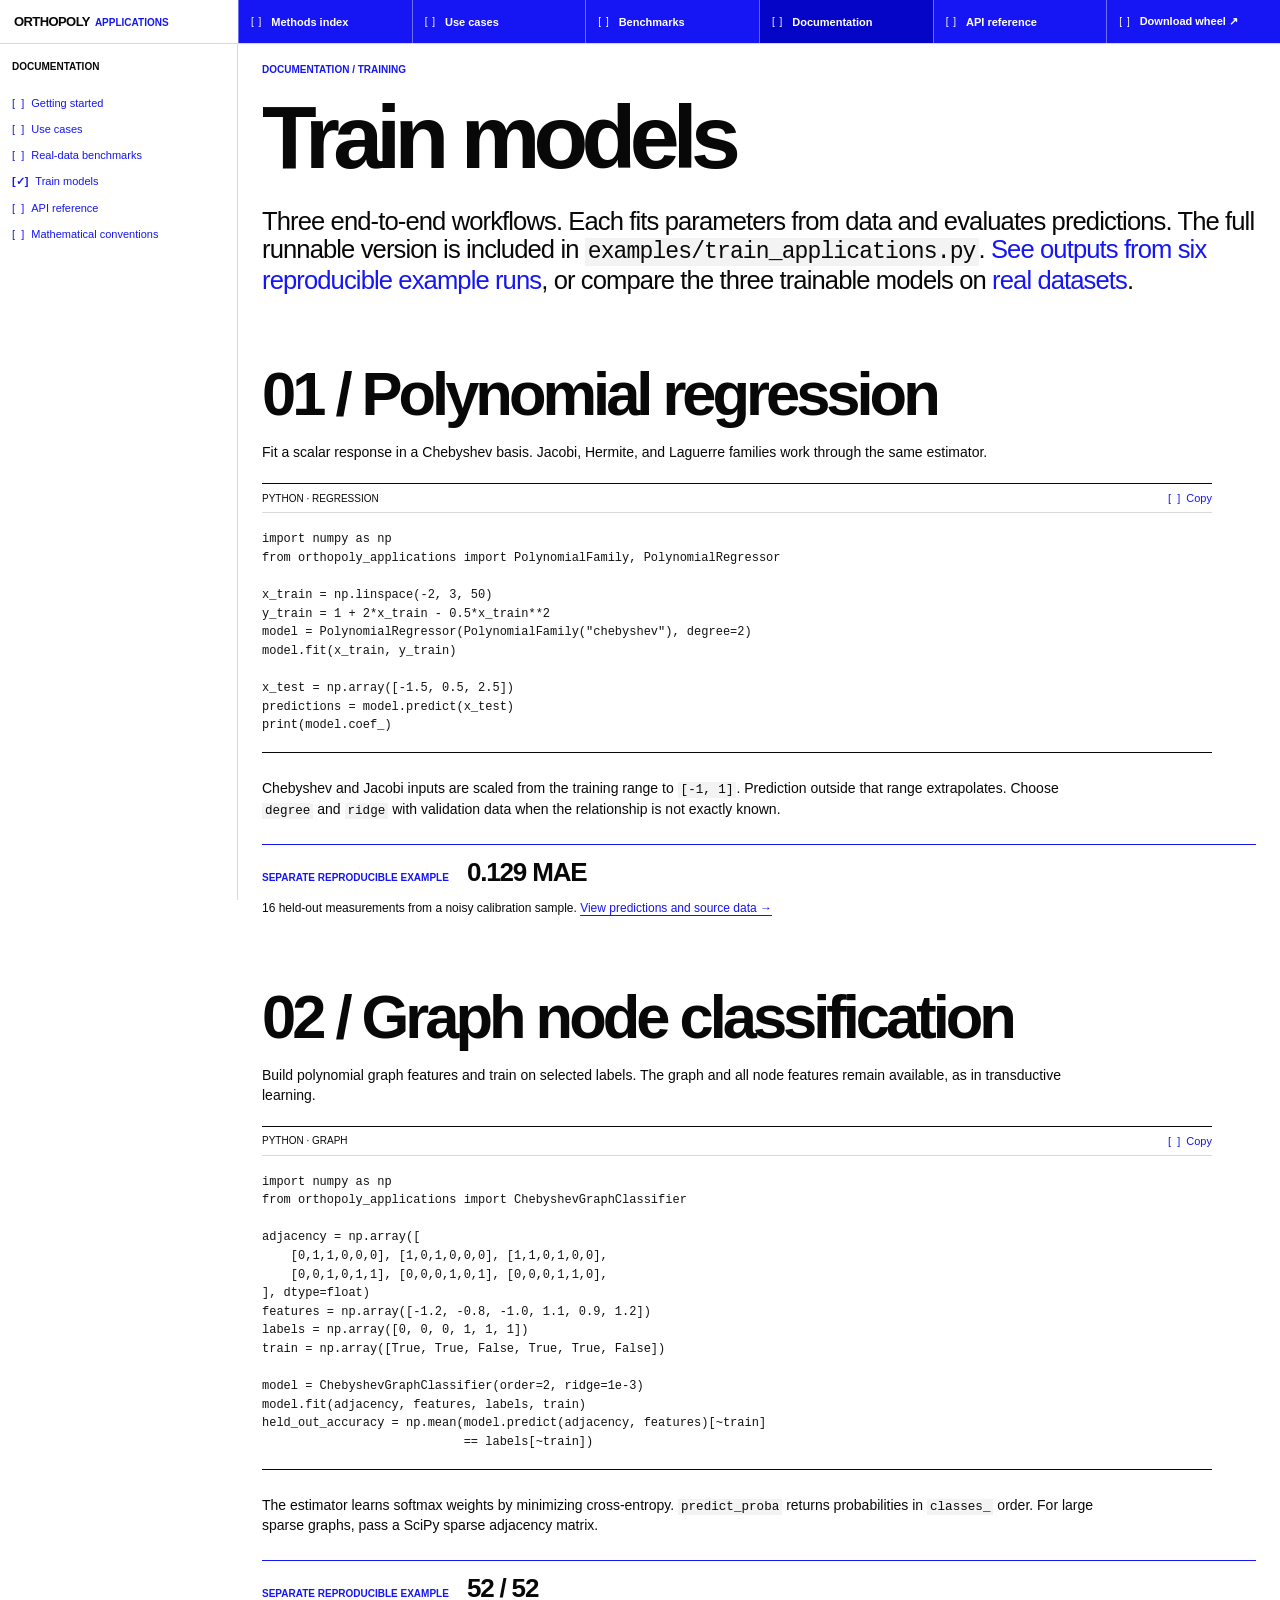
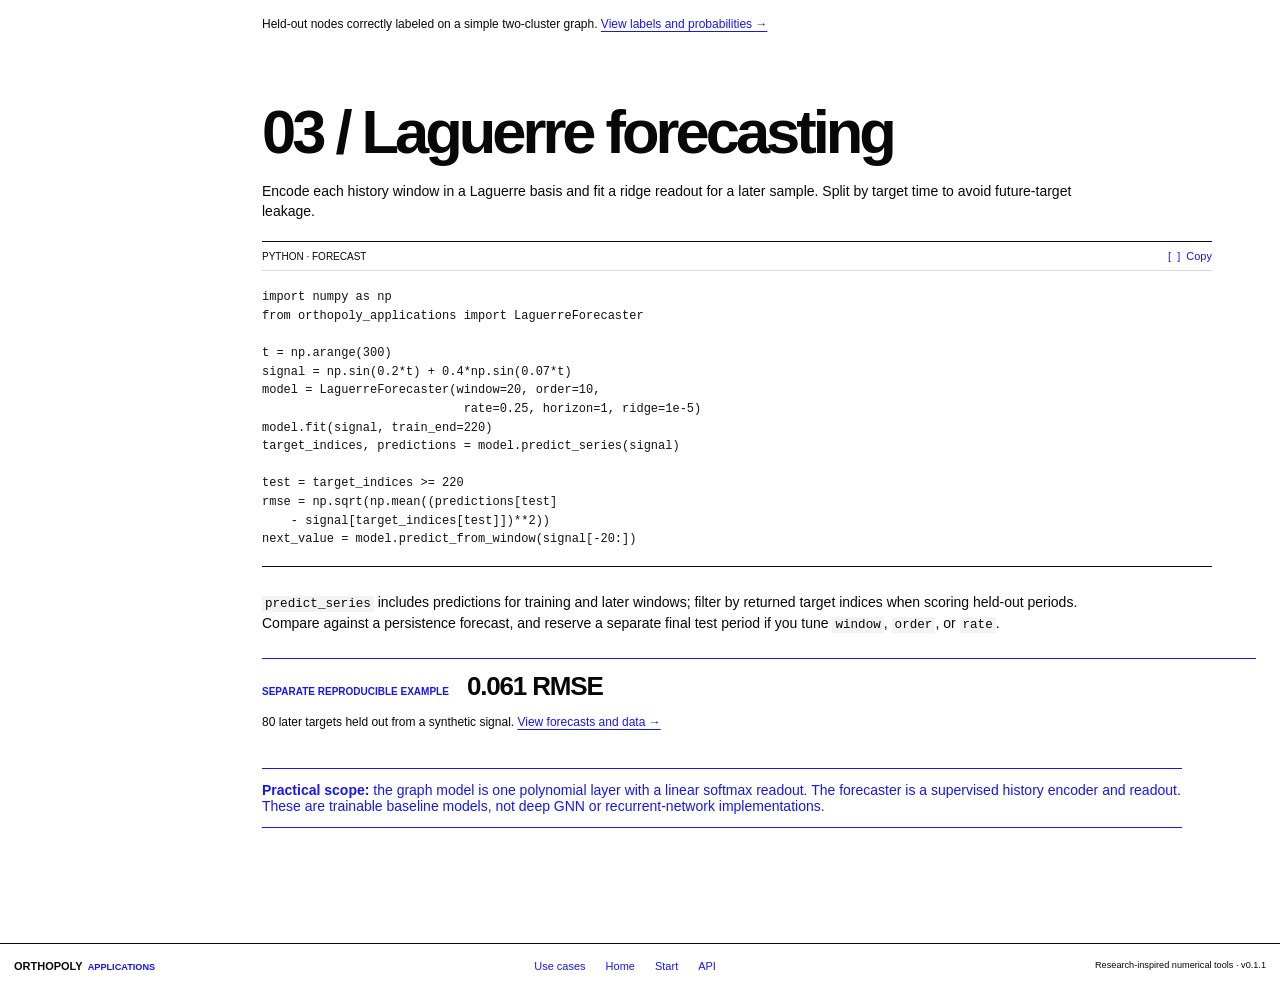
<file: docs/training.html>
<!doctype html><html lang="en"><head><meta charset="utf-8"><meta name="viewport" content="width=device-width,initial-scale=1"><title>Train models · Orthopoly Applications</title><meta name="description" content="Practical training examples for polynomial regression, graph classification, and Laguerre forecasting."><link rel="icon" type="image/svg+xml" href="../assets/icon.svg"><link rel="stylesheet" href="../assets/style.css?v=20261017-real-data"></head><body>
<a class="skip" href="#main">Skip to content</a><header class="topbar"><div class="container topbar-inner"><a class="brand" href="../index.html" aria-label="Orthopoly Applications home"><img src="../assets/icon.svg" alt=""><span>Orthopoly<small>APPLICATIONS</small></span></a><button class="menu-button" type="button" data-menu aria-expanded="false" aria-controls="main-nav">Menu</button><nav id="main-nav" class="nav" aria-label="Main navigation"><a href="../index.html#methods">Methods index</a><a href="use-cases.html">Use cases</a><a href="benchmarks.html">Benchmarks</a><a href="index.html" aria-current="page">Documentation</a><a href="api.html">API reference</a><a class="nav-cta" href="../downloads/orthopoly_applications-0.1.1-py3-none-any.whl" download>Download wheel ↗</a></nav></div></header>
<main id="main" class="container docs-shell"><aside class="docs-sidebar" aria-label="Documentation pages"><div class="side-title">Documentation</div><a href="index.html">Getting started</a><a href="use-cases.html">Use cases</a><a href="benchmarks.html">Real-data benchmarks</a><a href="training.html" aria-current="page">Train models</a><a href="api.html">API reference</a><a href="methods.html">Mathematical conventions</a></aside><article class="docs-content"><div class="breadcrumb">Documentation / Training</div><h1>Train models</h1><p class="docs-lede">Three end-to-end workflows. Each fits parameters from data and evaluates predictions. The full runnable version is included in <code>examples/train_applications.py</code>. <a href="use-cases.html">See outputs from six reproducible example runs</a>, or compare the three trainable models on <a href="benchmarks.html">real datasets</a>.</p>
<h2 id="regression">01 / Polynomial regression</h2><p>Fit a scalar response in a Chebyshev basis. Jacobi, Hermite, and Laguerre families work through the same estimator.</p><div class="code-panel"><div class="code-top"><span>Python · regression</span><button class="copy" type="button" data-copy="regression-code">Copy</button></div><pre><code id="regression-code">import numpy as np
from orthopoly_applications import PolynomialFamily, PolynomialRegressor

x_train = np.linspace(-2, 3, 50)
y_train = 1 + 2*x_train - 0.5*x_train**2
model = PolynomialRegressor(PolynomialFamily("chebyshev"), degree=2)
model.fit(x_train, y_train)

x_test = np.array([-1.5, 0.5, 2.5])
predictions = model.predict(x_test)
print(model.coef_)</code></pre></div><p>Chebyshev and Jacobi inputs are scaled from the training range to <code>[-1, 1]</code>. Prediction outside that range extrapolates. Choose <code>degree</code> and <code>ridge</code> with validation data when the relationship is not exactly known.</p>
<div class="training-result"><span>SEPARATE REPRODUCIBLE EXAMPLE</span><strong>0.129 MAE</strong><p>16 held-out measurements from a noisy calibration sample. <a href="use-cases.html#calibration">View predictions and source data →</a></p></div>
<h2 id="graph">02 / Graph node classification</h2><p>Build polynomial graph features and train on selected labels. The graph and all node features remain available, as in transductive learning.</p><div class="code-panel"><div class="code-top"><span>Python · graph</span><button class="copy" type="button" data-copy="graph-code">Copy</button></div><pre><code id="graph-code">import numpy as np
from orthopoly_applications import ChebyshevGraphClassifier

adjacency = np.array([
    [0,1,1,0,0,0], [1,0,1,0,0,0], [1,1,0,1,0,0],
    [0,0,1,0,1,1], [0,0,0,1,0,1], [0,0,0,1,1,0],
], dtype=float)
features = np.array([-1.2, -0.8, -1.0, 1.1, 0.9, 1.2])
labels = np.array([0, 0, 0, 1, 1, 1])
train = np.array([True, True, False, True, True, False])

model = ChebyshevGraphClassifier(order=2, ridge=1e-3)
model.fit(adjacency, features, labels, train)
held_out_accuracy = np.mean(model.predict(adjacency, features)[~train]
                            == labels[~train])</code></pre></div><p>The estimator learns softmax weights by minimizing cross-entropy. <code>predict_proba</code> returns probabilities in <code>classes_</code> order. For large sparse graphs, pass a SciPy sparse adjacency matrix.</p>
<div class="training-result"><span>SEPARATE REPRODUCIBLE EXAMPLE</span><strong>52 / 52</strong><p>Held-out nodes correctly labeled on a simple two-cluster graph. <a href="use-cases.html#node-labels">View labels and probabilities →</a></p></div>
<h2 id="forecast">03 / Laguerre forecasting</h2><p>Encode each history window in a Laguerre basis and fit a ridge readout for a later sample. Split by target time to avoid future-target leakage.</p><div class="code-panel"><div class="code-top"><span>Python · forecast</span><button class="copy" type="button" data-copy="forecast-code">Copy</button></div><pre><code id="forecast-code">import numpy as np
from orthopoly_applications import LaguerreForecaster

t = np.arange(300)
signal = np.sin(0.2*t) + 0.4*np.sin(0.07*t)
model = LaguerreForecaster(window=20, order=10,
                            rate=0.25, horizon=1, ridge=1e-5)
model.fit(signal, train_end=220)
target_indices, predictions = model.predict_series(signal)

test = target_indices >= 220
rmse = np.sqrt(np.mean((predictions[test]
    - signal[target_indices[test]])**2))
next_value = model.predict_from_window(signal[-20:])</code></pre></div><p><code>predict_series</code> includes predictions for training and later windows; filter by returned target indices when scoring held-out periods. Compare against a persistence forecast, and reserve a separate final test period if you tune <code>window</code>, <code>order</code>, or <code>rate</code>.</p>
<div class="training-result"><span>SEPARATE REPRODUCIBLE EXAMPLE</span><strong>0.061 RMSE</strong><p>80 later targets held out from a synthetic signal. <a href="use-cases.html#forecasting">View forecasts and data →</a></p></div>
<div class="callout"><strong>Practical scope:</strong> the graph model is one polynomial layer with a linear softmax readout. The forecaster is a supervised history encoder and readout. These are trainable baseline models, not deep GNN or recurrent-network implementations.</div></article></main><footer class="site-footer"><div class="container footer-grid"><div class="footer-brand">Orthopoly<small>APPLICATIONS</small></div><div class="footer-links"><a href="use-cases.html">Use cases</a><a href="../index.html">Home</a><a href="index.html">Start</a><a href="api.html">API</a></div><small>Research-inspired numerical tools · v0.1.1</small></div></footer><script src="../assets/site.js" defer></script></body></html>
</file>
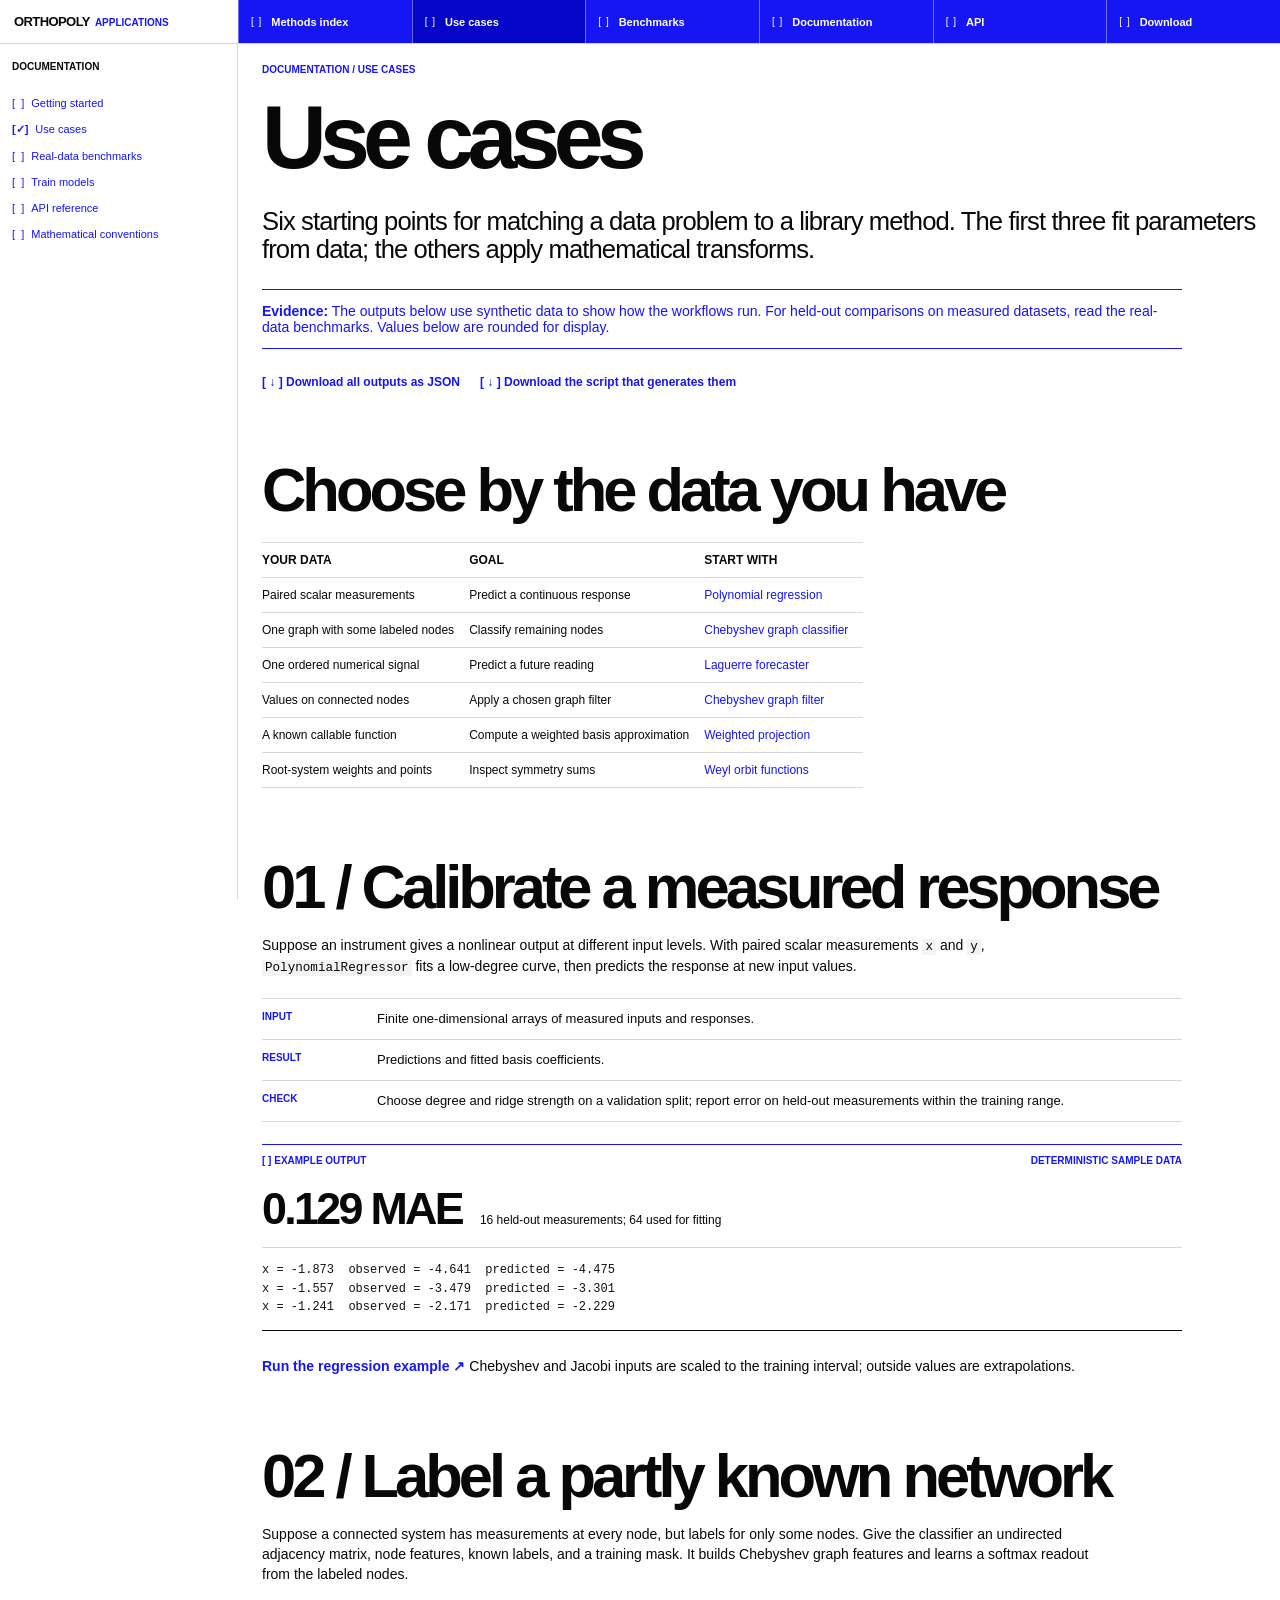
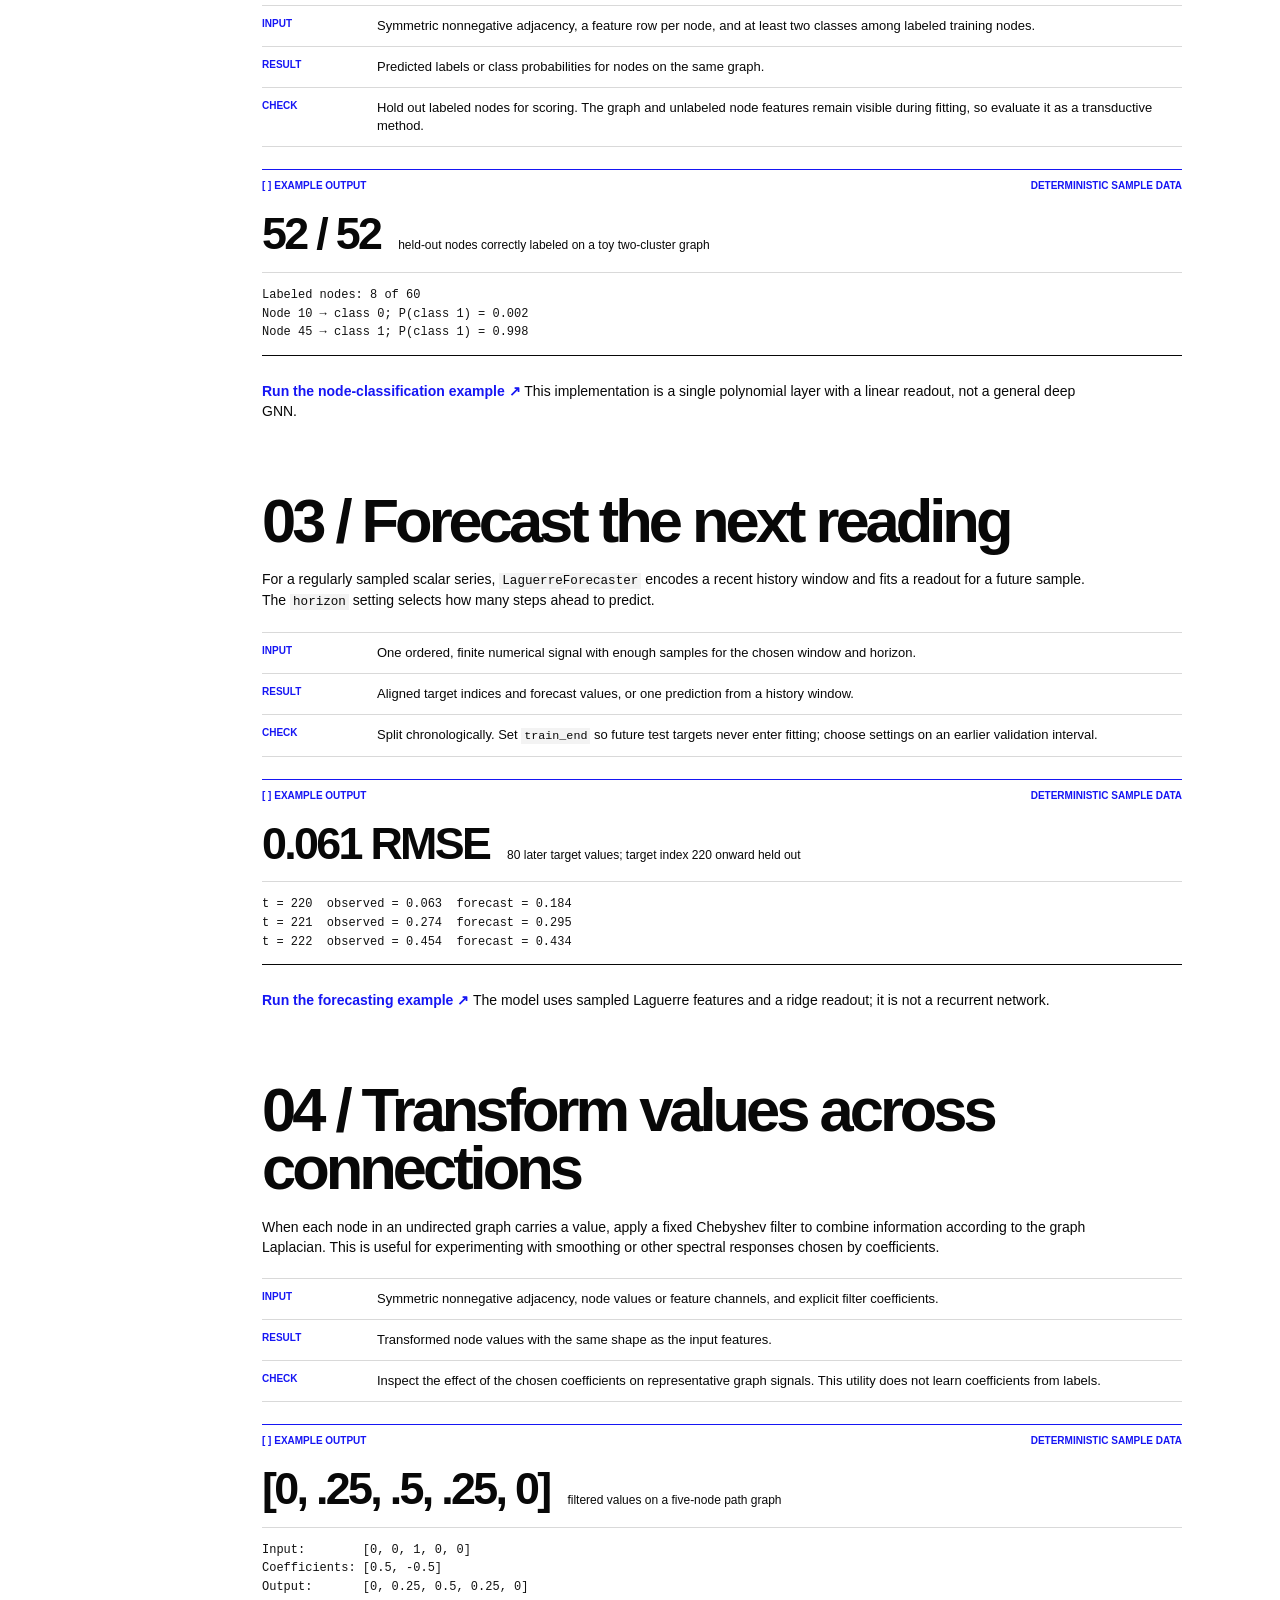
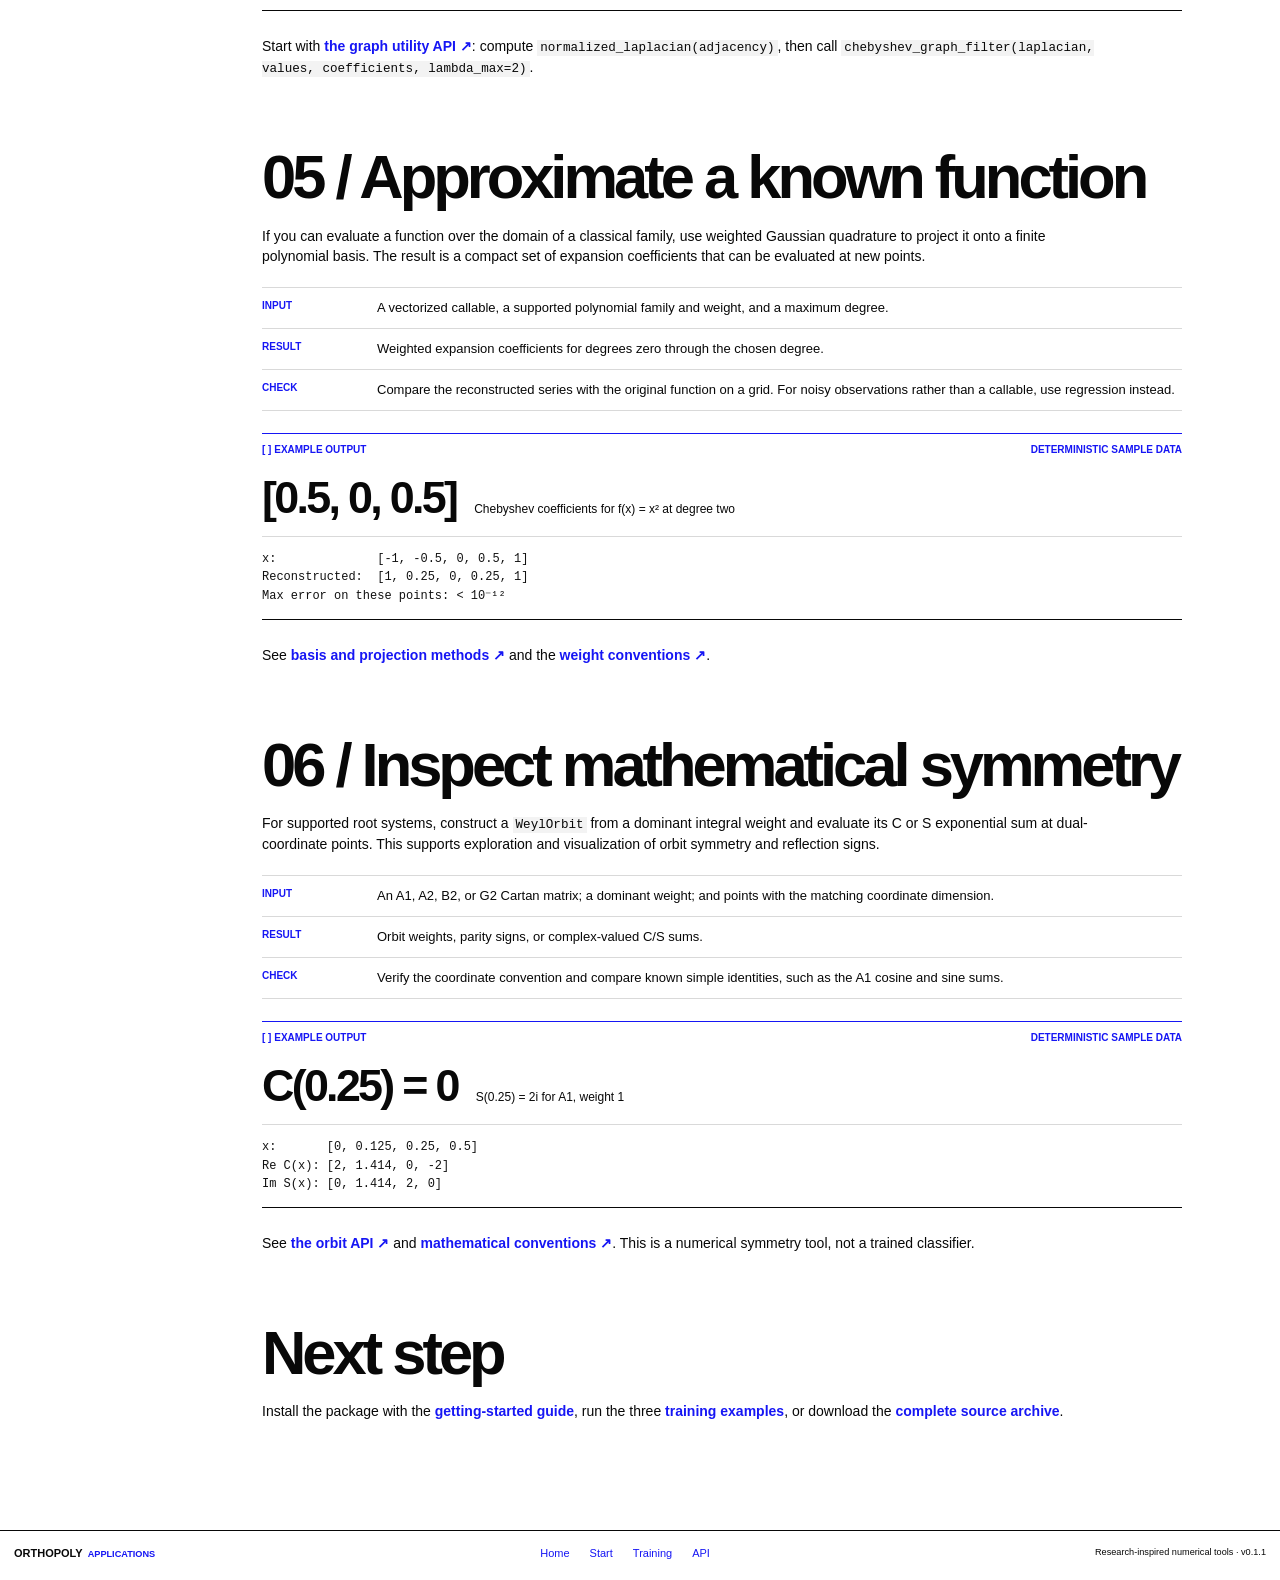
<file: docs/use-cases.html>
<!doctype html>
<html lang="en">
<head><meta charset="utf-8"><meta name="viewport" content="width=device-width,initial-scale=1"><title>Use cases · Orthopoly Applications</title><meta name="description" content="Six concrete ways to use Orthopoly Applications for regression, graph labels, forecasting, filtering, weighted approximation, and symmetry exploration."><link rel="icon" type="image/svg+xml" href="../assets/icon.svg"><link rel="stylesheet" href="../assets/style.css?v=20261017-real-data"></head>
<body>
<a class="skip" href="#main">Skip to content</a>
<header class="topbar"><div class="container topbar-inner"><a class="brand" href="../index.html" aria-label="Orthopoly Applications home"><img src="../assets/icon.svg" alt=""><span>Orthopoly<small>APPLICATIONS</small></span></a><button class="menu-button" type="button" data-menu aria-expanded="false" aria-controls="main-nav">Menu</button><nav id="main-nav" class="nav" aria-label="Main navigation"><a href="../index.html#methods">Methods index</a><a href="use-cases.html" aria-current="page">Use cases</a><a href="benchmarks.html">Benchmarks</a><a href="index.html">Documentation</a><a href="api.html">API</a><a class="nav-cta" href="../downloads/orthopoly_applications-0.1.1-py3-none-any.whl" download>Download</a></nav></div></header>
<main id="main" class="container docs-shell"><aside class="docs-sidebar" aria-label="Documentation pages"><div class="side-title">Documentation</div><a href="index.html">Getting started</a><a href="use-cases.html" aria-current="page">Use cases</a><a href="benchmarks.html">Real-data benchmarks</a><a href="training.html">Train models</a><a href="api.html">API reference</a><a href="methods.html">Mathematical conventions</a></aside><article class="docs-content"><div class="breadcrumb">Documentation / Use cases</div><h1>Use cases</h1><p class="docs-lede">Six starting points for matching a data problem to a library method. The first three fit parameters from data; the others apply mathematical transforms.</p>
<div class="callout"><strong>Evidence:</strong> The outputs below use synthetic data to show how the workflows run. For held-out comparisons on measured datasets, read the <a href="benchmarks.html">real-data benchmarks</a>. Values below are rounded for display.</div>
<p class="output-downloads"><a href="../downloads/use-case-outputs.json" download>[ ↓ ] Download all outputs as JSON</a><a href="../downloads/use_case_outputs.py" download>[ ↓ ] Download the script that generates them</a></p>
<h2 id="choose">Choose by the data you have</h2><table class="use-case-table"><thead><tr><th>Your data</th><th>Goal</th><th>Start with</th></tr></thead><tbody><tr><td>Paired scalar measurements</td><td>Predict a continuous response</td><td><a href="#calibration">Polynomial regression</a></td></tr><tr><td>One graph with some labeled nodes</td><td>Classify remaining nodes</td><td><a href="#node-labels">Chebyshev graph classifier</a></td></tr><tr><td>One ordered numerical signal</td><td>Predict a future reading</td><td><a href="#forecasting">Laguerre forecaster</a></td></tr><tr><td>Values on connected nodes</td><td>Apply a chosen graph filter</td><td><a href="#graph-filter">Chebyshev graph filter</a></td></tr><tr><td>A known callable function</td><td>Compute a weighted basis approximation</td><td><a href="#projection">Weighted projection</a></td></tr><tr><td>Root-system weights and points</td><td>Inspect symmetry sums</td><td><a href="#symmetry">Weyl orbit functions</a></td></tr></tbody></table>
<h2 id="calibration">01 / Calibrate a measured response</h2><p>Suppose an instrument gives a nonlinear output at different input levels. With paired scalar measurements <code>x</code> and <code>y</code>, <code>PolynomialRegressor</code> fits a low-degree curve, then predicts the response at new input values.</p><dl class="case-facts"><dt>Input</dt><dd>Finite one-dimensional arrays of measured inputs and responses.</dd><dt>Result</dt><dd>Predictions and fitted basis coefficients.</dd><dt>Check</dt><dd>Choose degree and ridge strength on a validation split; report error on held-out measurements within the training range.</dd></dl><div class="output-panel" aria-label="Regression example output"><div class="output-panel-head"><span>[ ] EXAMPLE OUTPUT</span><span>DETERMINISTIC SAMPLE DATA</span></div><div class="output-panel-metric"><strong>0.129 MAE</strong><span>16 held-out measurements; 64 used for fitting</span></div><pre><code>x = -1.873  observed = -4.641  predicted = -4.475
x = -1.557  observed = -3.479  predicted = -3.301
x = -1.241  observed = -2.171  predicted = -2.229</code></pre></div><p><a href="training.html#regression"><strong>Run the regression example ↗</strong></a> Chebyshev and Jacobi inputs are scaled to the training interval; outside values are extrapolations.</p>
<h2 id="node-labels">02 / Label a partly known network</h2><p>Suppose a connected system has measurements at every node, but labels for only some nodes. Give the classifier an undirected adjacency matrix, node features, known labels, and a training mask. It builds Chebyshev graph features and learns a softmax readout from the labeled nodes.</p><dl class="case-facts"><dt>Input</dt><dd>Symmetric nonnegative adjacency, a feature row per node, and at least two classes among labeled training nodes.</dd><dt>Result</dt><dd>Predicted labels or class probabilities for nodes on the same graph.</dd><dt>Check</dt><dd>Hold out labeled nodes for scoring. The graph and unlabeled node features remain visible during fitting, so evaluate it as a transductive method.</dd></dl><div class="output-panel" aria-label="Graph classification example output"><div class="output-panel-head"><span>[ ] EXAMPLE OUTPUT</span><span>DETERMINISTIC SAMPLE DATA</span></div><div class="output-panel-metric"><strong>52 / 52</strong><span>held-out nodes correctly labeled on a toy two-cluster graph</span></div><pre><code>Labeled nodes: 8 of 60
Node 10 → class 0; P(class 1) = 0.002
Node 45 → class 1; P(class 1) = 0.998</code></pre></div><p><a href="training.html#graph"><strong>Run the node-classification example ↗</strong></a> This implementation is a single polynomial layer with a linear readout, not a general deep GNN.</p>
<h2 id="forecasting">03 / Forecast the next reading</h2><p>For a regularly sampled scalar series, <code>LaguerreForecaster</code> encodes a recent history window and fits a readout for a future sample. The <code>horizon</code> setting selects how many steps ahead to predict.</p><dl class="case-facts"><dt>Input</dt><dd>One ordered, finite numerical signal with enough samples for the chosen window and horizon.</dd><dt>Result</dt><dd>Aligned target indices and forecast values, or one prediction from a history window.</dd><dt>Check</dt><dd>Split chronologically. Set <code>train_end</code> so future test targets never enter fitting; choose settings on an earlier validation interval.</dd></dl><div class="output-panel" aria-label="Forecasting example output"><div class="output-panel-head"><span>[ ] EXAMPLE OUTPUT</span><span>DETERMINISTIC SAMPLE DATA</span></div><div class="output-panel-metric"><strong>0.061 RMSE</strong><span>80 later target values; target index 220 onward held out</span></div><pre><code>t = 220  observed = 0.063  forecast = 0.184
t = 221  observed = 0.274  forecast = 0.295
t = 222  observed = 0.454  forecast = 0.434</code></pre></div><p><a href="training.html#forecast"><strong>Run the forecasting example ↗</strong></a> The model uses sampled Laguerre features and a ridge readout; it is not a recurrent network.</p>
<h2 id="graph-filter">04 / Transform values across connections</h2><p>When each node in an undirected graph carries a value, apply a fixed Chebyshev filter to combine information according to the graph Laplacian. This is useful for experimenting with smoothing or other spectral responses chosen by coefficients.</p><dl class="case-facts"><dt>Input</dt><dd>Symmetric nonnegative adjacency, node values or feature channels, and explicit filter coefficients.</dd><dt>Result</dt><dd>Transformed node values with the same shape as the input features.</dd><dt>Check</dt><dd>Inspect the effect of the chosen coefficients on representative graph signals. This utility does not learn coefficients from labels.</dd></dl><div class="output-panel" aria-label="Graph filtering example output"><div class="output-panel-head"><span>[ ] EXAMPLE OUTPUT</span><span>DETERMINISTIC SAMPLE DATA</span></div><div class="output-panel-metric"><strong>[0, .25, .5, .25, 0]</strong><span>filtered values on a five-node path graph</span></div><pre><code>Input:        [0, 0, 1, 0, 0]
Coefficients: [0.5, -0.5]
Output:       [0, 0.25, 0.5, 0.25, 0]</code></pre></div><p>Start with <a href="api.html#utilities"><strong>the graph utility API ↗</strong></a>: compute <code>normalized_laplacian(adjacency)</code>, then call <code>chebyshev_graph_filter(laplacian, values, coefficients, lambda_max=2)</code>.</p>
<h2 id="projection">05 / Approximate a known function</h2><p>If you can evaluate a function over the domain of a classical family, use weighted Gaussian quadrature to project it onto a finite polynomial basis. The result is a compact set of expansion coefficients that can be evaluated at new points.</p><dl class="case-facts"><dt>Input</dt><dd>A vectorized callable, a supported polynomial family and weight, and a maximum degree.</dd><dt>Result</dt><dd>Weighted expansion coefficients for degrees zero through the chosen degree.</dd><dt>Check</dt><dd>Compare the reconstructed series with the original function on a grid. For noisy observations rather than a callable, use regression instead.</dd></dl><div class="output-panel" aria-label="Weighted projection example output"><div class="output-panel-head"><span>[ ] EXAMPLE OUTPUT</span><span>DETERMINISTIC SAMPLE DATA</span></div><div class="output-panel-metric"><strong>[0.5, 0, 0.5]</strong><span>Chebyshev coefficients for f(x) = x² at degree two</span></div><pre><code>x:              [-1, -0.5, 0, 0.5, 1]
Reconstructed:  [1, 0.25, 0, 0.25, 1]
Max error on these points: &lt; 10⁻¹²</code></pre></div><p>See <a href="api.html#basis"><strong>basis and projection methods ↗</strong></a> and the <a href="methods.html#families"><strong>weight conventions ↗</strong></a>.</p>
<h2 id="symmetry">06 / Inspect mathematical symmetry</h2><p>For supported root systems, construct a <code>WeylOrbit</code> from a dominant integral weight and evaluate its C or S exponential sum at dual-coordinate points. This supports exploration and visualization of orbit symmetry and reflection signs.</p><dl class="case-facts"><dt>Input</dt><dd>An A1, A2, B2, or G2 Cartan matrix; a dominant weight; and points with the matching coordinate dimension.</dd><dt>Result</dt><dd>Orbit weights, parity signs, or complex-valued C/S sums.</dd><dt>Check</dt><dd>Verify the coordinate convention and compare known simple identities, such as the A1 cosine and sine sums.</dd></dl><div class="output-panel" aria-label="Weyl orbit example output"><div class="output-panel-head"><span>[ ] EXAMPLE OUTPUT</span><span>DETERMINISTIC SAMPLE DATA</span></div><div class="output-panel-metric"><strong>C(0.25) = 0</strong><span>S(0.25) = 2i for A1, weight 1</span></div><pre><code>x:       [0, 0.125, 0.25, 0.5]
Re C(x): [2, 1.414, 0, -2]
Im S(x): [0, 1.414, 2, 0]</code></pre></div><p>See <a href="api.html#orbits"><strong>the orbit API ↗</strong></a> and <a href="methods.html#orbit"><strong>mathematical conventions ↗</strong></a>. This is a numerical symmetry tool, not a trained classifier.</p>
<h2 id="next">Next step</h2><p>Install the package with the <a href="index.html"><strong>getting-started guide</strong></a>, run the three <a href="training.html"><strong>training examples</strong></a>, or download the <a href="../downloads/orthopoly-applications-source-0.1.1.zip" download><strong>complete source archive</strong></a>.</p></article></main>
<footer class="site-footer"><div class="container footer-grid"><div class="footer-brand">Orthopoly<small>APPLICATIONS</small></div><div class="footer-links"><a href="../index.html">Home</a><a href="index.html">Start</a><a href="training.html">Training</a><a href="api.html">API</a></div><small>Research-inspired numerical tools · v0.1.1</small></div></footer><script src="../assets/site.js" defer></script>
</body></html>
</file>
<file: assets/style.css>
:root{--blue:#1616f4;--black:#080808;--grey:#666;--rule:#d9d9d9;--pale:#f6f6ff}
*{box-sizing:border-box}html{scroll-behavior:smooth}body{margin:0;background:#fff;color:var(--black);font-family:Arial,Helvetica,sans-serif;overflow-x:hidden}a{color:inherit;text-decoration:none}button{font:inherit}img,svg{max-width:100%}[hidden]{display:none!important}::selection{background:var(--blue);color:#fff}
.skip{position:absolute;left:10px;top:-60px;z-index:100;padding:7px 11px;background:#fff;color:var(--blue);border:1px solid var(--blue)}.skip:focus{top:7px}
.container{width:100%;margin:0}.topbar{height:44px;background:#fff;border-bottom:1px solid var(--rule);position:sticky;top:0;z-index:30}.topbar-inner{height:100%;display:flex;align-items:stretch}.brand{width:238px;flex:none;display:flex;align-items:center;padding:0 14px;font-size:13px;font-weight:800;letter-spacing:-.045em;text-transform:uppercase;white-space:nowrap}.brand img{display:none}.brand span small{display:inline;color:var(--blue);font-size:10px;font-weight:700;letter-spacing:0;margin-left:5px}.nav{background:var(--blue);color:#fff;flex:1;display:grid;grid-template-columns:repeat(5,minmax(0,1fr));height:100%}.nav a{display:flex;align-items:center;padding:0 12px;border-left:1px solid rgba(255,255,255,.38);font-size:11px;font-weight:600;white-space:nowrap}.nav a:before{content:'[  ]';font-size:10px;letter-spacing:.1em;margin-right:9px;font-weight:400}.nav a:hover,.nav a[aria-current=page]{background:#0505c7;color:#fff}.nav .nav-cta{background:none;color:#fff;border-radius:0}.menu-button{display:none}.site-footer{border-top:1px solid var(--black);background:#fff;padding:16px 14px 28px;font-size:11px}.footer-grid{display:flex;align-items:flex-start;justify-content:space-between;gap:24px}.footer-brand{font-weight:800;text-transform:uppercase}.footer-brand small{color:var(--blue);margin-left:5px}.footer-links{display:flex;flex-wrap:wrap;gap:20px}.footer-links a{color:var(--blue)}.footer-links a:hover{text-decoration:underline}
.archive-intro,.archive-row,.archive-close,.filter-strip{display:grid;grid-template-columns:238px minmax(0,1fr);border-bottom:1px solid var(--rule)}.intro-side,.row-side,.filter-label,.close-side{padding:14px 13px;border-right:1px solid var(--rule);font-size:10px;line-height:1.35}.intro-side b,.close-side b{display:block;font-weight:800}.intro-side span,.close-side span{display:block;color:var(--grey);margin-top:3px}.intro-main{padding:22px 14px 30px;min-width:0}.intro-main .small-line{font-size:11px;margin:0 0 15px;color:var(--blue);font-weight:700}.intro-main h1{font-size:clamp(58px,8.5vw,150px);font-weight:700;line-height:.83;letter-spacing:-.078em;margin:0;max-width:1150px}.intro-main h1 span{color:var(--blue)}.intro-main p{font-size:14px;line-height:1.35;max-width:660px;margin:26px 0 0}.filter-strip{min-height:44px}.filter-label{display:flex;align-items:center;font-weight:800;text-transform:uppercase}.filters{display:flex;align-items:center;gap:24px;flex-wrap:wrap;padding:6px 14px}.filters button{border:0;background:none;color:var(--black);padding:2px 0;font-size:11px;cursor:pointer}.filters button:before{content:'[  ]';white-space:pre;color:var(--blue);margin-right:6px}.filters button[aria-pressed=true]:before{content:'[✓]';font-weight:800}.filters button:hover{text-decoration:underline}.filter-count{margin-left:auto;color:var(--grey);font-size:10px;text-transform:uppercase}
.archive-row{min-height:145px}.row-side{display:flex;flex-direction:column;justify-content:space-between;gap:10px}.row-side dl{margin:0;display:grid;grid-template-columns:79px minmax(0,1fr);gap:1px 4px}.row-side dt{font-weight:400}.row-side dd{margin:0;color:var(--blue);overflow-wrap:anywhere}.row-side .entry-number{font-size:10px;color:#777}.row-main{min-width:0;display:flex;align-items:center;padding:8px 14px 15px}.row-main a{display:block;width:100%;font-size:clamp(45px,6.2vw,106px);line-height:.91;font-weight:700;letter-spacing:-.068em;overflow-wrap:anywhere}.row-main a:hover,.row-main a:focus-visible{color:var(--blue)}.row-main a:after{content:' ↗';font-size:.3em;vertical-align:top;letter-spacing:0;color:var(--blue);white-space:nowrap}.archive-row:hover{background:var(--pale)}.archive-close .close-main{padding:20px 14px 34px}.archive-close h2{font-size:clamp(42px,5vw,78px);line-height:.93;letter-spacing:-.065em;margin:0 0 21px}.archive-close p{font-size:13px;line-height:1.4;max-width:650px}.archive-close .action-links{display:flex;flex-wrap:wrap;gap:22px;margin-top:20px;font-size:12px;color:var(--blue);font-weight:700}.archive-close .action-links a:hover{text-decoration:underline}.archive-close pre{border-top:1px solid var(--rule);margin:23px 0 0;padding:12px 0;font-size:12px;overflow:auto}
.docs-shell{display:grid;grid-template-columns:238px minmax(0,1fr);width:100%;min-height:calc(100vh - 44px);padding:0}.docs-sidebar{border-right:1px solid var(--rule);padding:17px 12px;position:sticky;top:44px;height:calc(100vh - 44px);align-self:start}.docs-sidebar .side-title{font-size:10px;font-weight:800;text-transform:uppercase;margin:0 0 18px}.docs-sidebar a{display:block;font-size:11px;padding:7px 0;color:var(--blue)}.docs-sidebar a:before{content:'[  ]';white-space:pre;color:var(--blue);margin-right:7px}.docs-sidebar a[aria-current=page]:before{content:'[✓]';font-weight:800}.docs-sidebar a:hover{text-decoration:underline}.docs-content{min-width:0;padding:20px 24px 90px}.docs-content .breadcrumb{font-size:10px;color:var(--blue);font-weight:700;text-transform:uppercase}.docs-content h1{font-size:clamp(50px,7vw,112px);line-height:.88;letter-spacing:-.075em;margin:23px 0 30px;font-weight:700;max-width:1100px}.docs-lede{font-size:clamp(20px,2vw,29px)!important;line-height:1.12!important;max-width:1000px!important;letter-spacing:-.035em}.docs-content h2{font-size:clamp(35px,4.8vw,72px);line-height:.95;letter-spacing:-.065em;font-weight:700;margin:70px 0 20px;scroll-margin-top:60px}.docs-content h3{font-size:20px;line-height:1.1;letter-spacing:-.03em;margin:30px 0 10px}.docs-content p,.docs-content li{font-size:14px;line-height:1.42;max-width:850px}.docs-content p{margin:0 0 18px}.docs-content ul{padding-left:18px}.docs-content li{margin:4px 0}.docs-content a:not(.button){color:var(--blue)}.docs-content a:hover{text-decoration:underline}.docs-content code:not(pre code){font-family:ui-monospace,SFMono-Regular,Consolas,monospace;font-size:.9em;background:#f3f3f3;padding:1px 3px;color:var(--black)}.callout{border-top:1px solid var(--blue);border-bottom:1px solid var(--blue);padding:13px 0;margin:25px 0;font-size:14px;color:var(--blue);max-width:920px}.code-panel{border-top:1px solid var(--black);border-bottom:1px solid var(--black);margin:20px 0 26px;max-width:950px}.code-top{display:flex;justify-content:space-between;align-items:center;border-bottom:1px solid var(--rule);padding:8px 0;font-size:10px;text-transform:uppercase}.copy{background:none;border:0;color:var(--blue);padding:0;cursor:pointer;font-size:11px}.copy:before{content:'[  ]';white-space:pre;margin-right:6px}.copy:hover{text-decoration:underline}pre{margin:0;overflow:auto}pre code{display:block;padding:17px 0;font:12px/1.55 ui-monospace,SFMono-Regular,Consolas,monospace;color:#111}.docs-content table{border-collapse:collapse;width:100%;max-width:1100px;display:block;overflow:auto;margin:22px 0 30px;font-size:12px}.docs-content th,.docs-content td{border-top:1px solid var(--rule);border-bottom:1px solid var(--rule);text-align:left;padding:10px 15px 10px 0;vertical-align:top;min-width:135px}.docs-content th{font-weight:700;text-transform:uppercase}.api-entry{border-top:1px solid var(--rule);padding:15px 0 16px;max-width:1100px}.api-entry h3{font:700 clamp(24px,3vw,42px)/.98 Arial,Helvetica,sans-serif;letter-spacing:-.055em;overflow-wrap:anywhere;margin:2px 0 13px}.api-entry p:last-child{margin-bottom:0}.pill{font-size:10px;color:var(--blue);font-weight:700;text-transform:uppercase}
@media(max-width:900px){.brand{width:190px}.archive-intro,.archive-row,.archive-close,.filter-strip,.docs-shell{grid-template-columns:190px minmax(0,1fr)}.nav a{padding:0 8px;font-size:10px}.nav a:before{margin-right:4px}.intro-main h1{font-size:clamp(55px,8vw,100px)}.row-main a{font-size:clamp(40px,6vw,75px)}}
@media(max-width:720px){.topbar{height:44px}.brand{width:auto;flex:1}.menu-button{display:block;background:var(--blue);color:#fff;border:0;padding:0 17px;font-size:11px;font-weight:700;cursor:pointer}.menu-button:before{content:'[  ]';margin-right:6px}.nav{display:none;position:absolute;top:44px;left:0;right:0;height:auto;grid-template-columns:1fr 1fr;box-shadow:0 10px 20px #0002}.nav.open{display:grid}.nav a{min-height:50px;font-size:11px;border-bottom:1px solid rgba(255,255,255,.3)}.archive-intro,.archive-row,.archive-close{grid-template-columns:1fr}.intro-side,.row-side,.close-side{border-right:0;border-bottom:1px solid var(--rule)}.intro-side{display:flex;gap:10px}.intro-side span{margin:0}.intro-main{padding:20px 13px 28px}.intro-main h1{font-size:clamp(52px,11vw,80px)}.filter-strip{grid-template-columns:1fr}.filter-label{border-right:0;padding-bottom:0}.filters{gap:13px;padding:8px 13px 12px}.filter-count{width:100%;margin:4px 0 0}.row-side{gap:4px;padding:9px 13px}.row-side dl{grid-template-columns:65px 1fr}.row-side .entry-number{display:none}.archive-row{min-height:0}.row-main{padding:12px 13px 21px}.row-main a{font-size:clamp(43px,10vw,70px)}.close-main{padding:18px 13px 30px!important}.docs-shell{display:block}.docs-sidebar{position:static;height:auto;border-right:0;border-bottom:1px solid var(--rule);padding:10px 13px;display:flex;gap:18px;white-space:nowrap;overflow:auto}.docs-sidebar .side-title{display:none}.docs-sidebar a{flex:none}.docs-content{padding:20px 13px 70px}.docs-content h1{font-size:clamp(50px,12vw,80px)}.docs-content h2{font-size:clamp(35px,9vw,55px);margin-top:55px}.footer-grid{flex-direction:column;gap:12px}}
@media(prefers-reduced-motion:reduce){html{scroll-behavior:auto}}

/* Use cases follow the same two-column editorial grid as the methods index. */
#use-cases{scroll-margin-top:44px}.cases-heading,.case-row{display:grid;grid-template-columns:238px minmax(0,1fr);border-bottom:1px solid var(--rule)}.cases-side,.case-side{padding:14px 13px;border-right:1px solid var(--rule);font-size:10px;line-height:1.35}.cases-side b,.case-side b{display:block}.cases-side span,.case-side span{display:block;color:var(--grey);margin-top:4px}.cases-head-main{padding:24px 14px 35px}.cases-head-main .small-line{color:var(--blue);font-size:11px;font-weight:700;margin:0 0 14px}.cases-head-main h2{font-size:clamp(48px,6.6vw,104px);line-height:.9;letter-spacing:-.07em;margin:0 0 20px}.cases-head-main p:last-child{max-width:670px;font-size:14px;line-height:1.4;margin:0}.case-row{min-height:210px}.case-side{color:var(--blue)}.case-side span{color:var(--grey)}.case-main{padding:21px 14px 26px}.case-kicker{font-size:10px;color:var(--blue);font-weight:700;letter-spacing:.03em}.case-main h3{font-size:clamp(34px,4.2vw,67px);line-height:.98;letter-spacing:-.065em;margin:9px 0 15px}.case-main p{font-size:13px;line-height:1.4;max-width:660px;margin:0 0 16px}.case-main a{font-size:11px;font-weight:700;color:var(--blue)}.case-main a:hover{text-decoration:underline}.case-row:hover{background:var(--pale)}
@media(max-width:900px){.cases-heading,.case-row{grid-template-columns:190px minmax(0,1fr)}.nav a{font-size:9px}}
@media(max-width:720px){.cases-heading,.case-row{grid-template-columns:1fr}.cases-side,.case-side{border-right:0;border-bottom:1px solid var(--rule);padding:10px 13px}.cases-head-main{padding:20px 13px 27px}.cases-head-main h2{font-size:clamp(48px,11vw,77px)}.case-row{min-height:0}.case-main{padding:18px 13px 25px}.case-main h3{font-size:clamp(38px,9vw,60px);margin:7px 0 12px}.nav .nav-cta{grid-column:1/-1}}

.case-facts{display:grid;grid-template-columns:115px minmax(0,1fr);max-width:920px;margin:20px 0 22px;border-top:1px solid var(--rule);font-size:13px}.case-facts dt,.case-facts dd{border-bottom:1px solid var(--rule);padding:11px 6px 11px 0;line-height:1.4}.case-facts dt{font-weight:700;color:var(--blue);text-transform:uppercase;font-size:10px}.case-facts dd{margin:0}.docs-content h2[id]{scroll-margin-top:60px}@media(max-width:720px){.case-facts{grid-template-columns:80px minmax(0,1fr)}}

@media(max-width:720px){.docs-content .use-case-table{display:table;width:100%;table-layout:fixed;overflow:visible;font-size:11px}.docs-content .use-case-table th,.docs-content .use-case-table td{min-width:0;overflow-wrap:anywhere;padding:9px 7px 9px 0}.docs-content .use-case-table th:last-child,.docs-content .use-case-table td:last-child{padding-right:0}}

.case-result{display:flex;align-items:baseline;gap:14px;flex-wrap:wrap;border-top:1px solid var(--rule);padding:11px 0 12px;margin:18px 0 12px}.case-result span{font-size:10px;color:var(--blue);font-weight:700;white-space:nowrap}.case-result strong{font-size:clamp(18px,2vw,28px);line-height:1.1;letter-spacing:-.045em}.case-result small{font-size:11px;color:var(--grey)}.output-downloads{display:flex;gap:20px;flex-wrap:wrap;margin:24px 0 10px!important;font-size:12px!important;font-weight:700}.output-panel{max-width:920px;border-top:1px solid var(--blue);border-bottom:1px solid var(--black);margin:22px 0 26px}.output-panel-head{display:flex;justify-content:space-between;gap:15px;padding:10px 0;color:var(--blue);font-size:10px;font-weight:700}.output-panel-metric{display:flex;align-items:baseline;gap:18px;padding:10px 0 16px}.output-panel-metric strong{font-size:clamp(30px,3.5vw,50px);line-height:1;letter-spacing:-.06em;overflow-wrap:anywhere}.output-panel-metric span{font-size:12px;line-height:1.35;max-width:350px}.output-panel pre{border-top:1px solid var(--rule)}.output-panel pre code{padding:13px 0;white-space:pre-wrap;overflow-wrap:anywhere;font-size:12px;line-height:1.55}@media(max-width:720px){.case-result{align-items:flex-start;gap:5px 12px}.case-result span{width:100%}.output-panel-metric{display:block}.output-panel-metric span{display:block;margin-top:8px}.output-panel-head span:last-child{display:none}}

.training-result{display:flex;align-items:baseline;gap:12px 18px;flex-wrap:wrap;border-top:1px solid var(--blue);margin:24px 0 36px;padding:12px 0 0}.training-result span{color:var(--blue);font-size:10px;font-weight:700}.training-result strong{font-size:26px;letter-spacing:-.045em}.training-result p{flex-basis:100%;margin:0!important;font-size:12px!important}.training-result a{text-decoration:underline;text-underline-offset:3px}

/* Measured results use the same ruled editorial system as the case studies. */
.nav{grid-template-columns:repeat(6,minmax(0,1fr))}.benchmark-summary{display:grid;grid-template-columns:repeat(3,minmax(0,1fr));max-width:1100px;border-top:1px solid var(--black);border-bottom:1px solid var(--black);margin:32px 0 18px}.benchmark-summary>div{min-width:0;padding:13px 15px 16px 0}.benchmark-summary>div+div{border-left:1px solid var(--rule);padding-left:15px}.benchmark-summary span{display:block;color:var(--blue);font-size:10px;font-weight:700}.benchmark-summary strong{display:block;font-size:clamp(30px,3.4vw,53px);line-height:1.05;letter-spacing:-.06em;margin:13px 0 4px}.benchmark-summary small{display:block;font-size:11px;color:var(--grey);line-height:1.35}.benchmark-summary p{font-size:12px;margin:13px 0 0;line-height:1.35}.benchmark-downloads{display:flex;flex-wrap:wrap;gap:8px 21px;margin:15px 0 0!important;font-size:12px!important;font-weight:700}.docs-content .benchmark-table{max-width:950px}.benchmark-table td:nth-child(2),.benchmark-table td:nth-child(3){font-variant-numeric:tabular-nums}.benchmark-protocol{max-width:920px;border-left:2px solid var(--blue);padding-left:13px;margin:22px 0 0!important}.benchmark-protocol strong{color:var(--blue)}
@media(max-width:900px){.nav a{padding:0 5px;font-size:9px}.nav a:before{margin-right:4px}}
@media(max-width:720px){.nav{grid-template-columns:1fr 1fr}.benchmark-summary{grid-template-columns:1fr}.benchmark-summary>div,.benchmark-summary>div+div{border-left:0;border-bottom:1px solid var(--rule);padding:12px 0}.benchmark-summary>div:last-child{border-bottom:0}.benchmark-summary strong{font-size:38px}.benchmark-summary p{margin-top:7px}}

.bench-home{display:grid;grid-template-columns:238px minmax(0,1fr);border-bottom:1px solid var(--black);scroll-margin-top:44px}.bench-home-side{border-right:1px solid var(--rule);padding:14px 13px;font-size:10px}.bench-home-side b,.bench-home-side span{display:block}.bench-home-side span{color:var(--grey);margin-top:4px}.bench-home-main{padding:25px 14px 42px}.bench-home-main .small-line{color:var(--blue);font-size:11px;font-weight:700;margin:0 0 17px}.bench-home-main h2{font-size:clamp(48px,6.6vw,104px);line-height:.9;letter-spacing:-.07em;margin:0 0 20px}.bench-home-main>p:not(.small-line){max-width:660px;font-size:14px;line-height:1.4;margin:0 0 23px}.bench-home-grid{display:grid;grid-template-columns:repeat(3,minmax(0,1fr));border-top:1px solid var(--black);border-bottom:1px solid var(--black);margin-bottom:20px}.bench-home-grid>div{min-width:0;padding:12px 14px 17px 0}.bench-home-grid>div+div{border-left:1px solid var(--rule);padding-left:14px}.bench-home-grid small,.bench-home-grid span{display:block;font-size:10px;line-height:1.35}.bench-home-grid small{color:var(--blue);font-weight:700}.bench-home-grid strong{display:block;font-size:clamp(27px,3vw,46px);line-height:1.05;letter-spacing:-.06em;margin:14px 0 4px}.bench-home-main>a{color:var(--blue);font-size:12px;font-weight:700}.bench-home-main>a:hover{text-decoration:underline}
@media(max-width:900px){.bench-home{grid-template-columns:190px minmax(0,1fr)}}
@media(max-width:720px){.bench-home{grid-template-columns:1fr}.bench-home-side{border-right:0;border-bottom:1px solid var(--rule);padding:10px 13px}.bench-home-main{padding:20px 13px 30px}.bench-home-main h2{font-size:clamp(48px,11vw,77px)}.bench-home-grid{grid-template-columns:1fr}.bench-home-grid>div,.bench-home-grid>div+div{border-left:0;border-bottom:1px solid var(--rule);padding:11px 0}.bench-home-grid>div:last-child{border-bottom:0}.bench-home-grid strong{font-size:35px;margin:6px 0 2px}}
</file>
